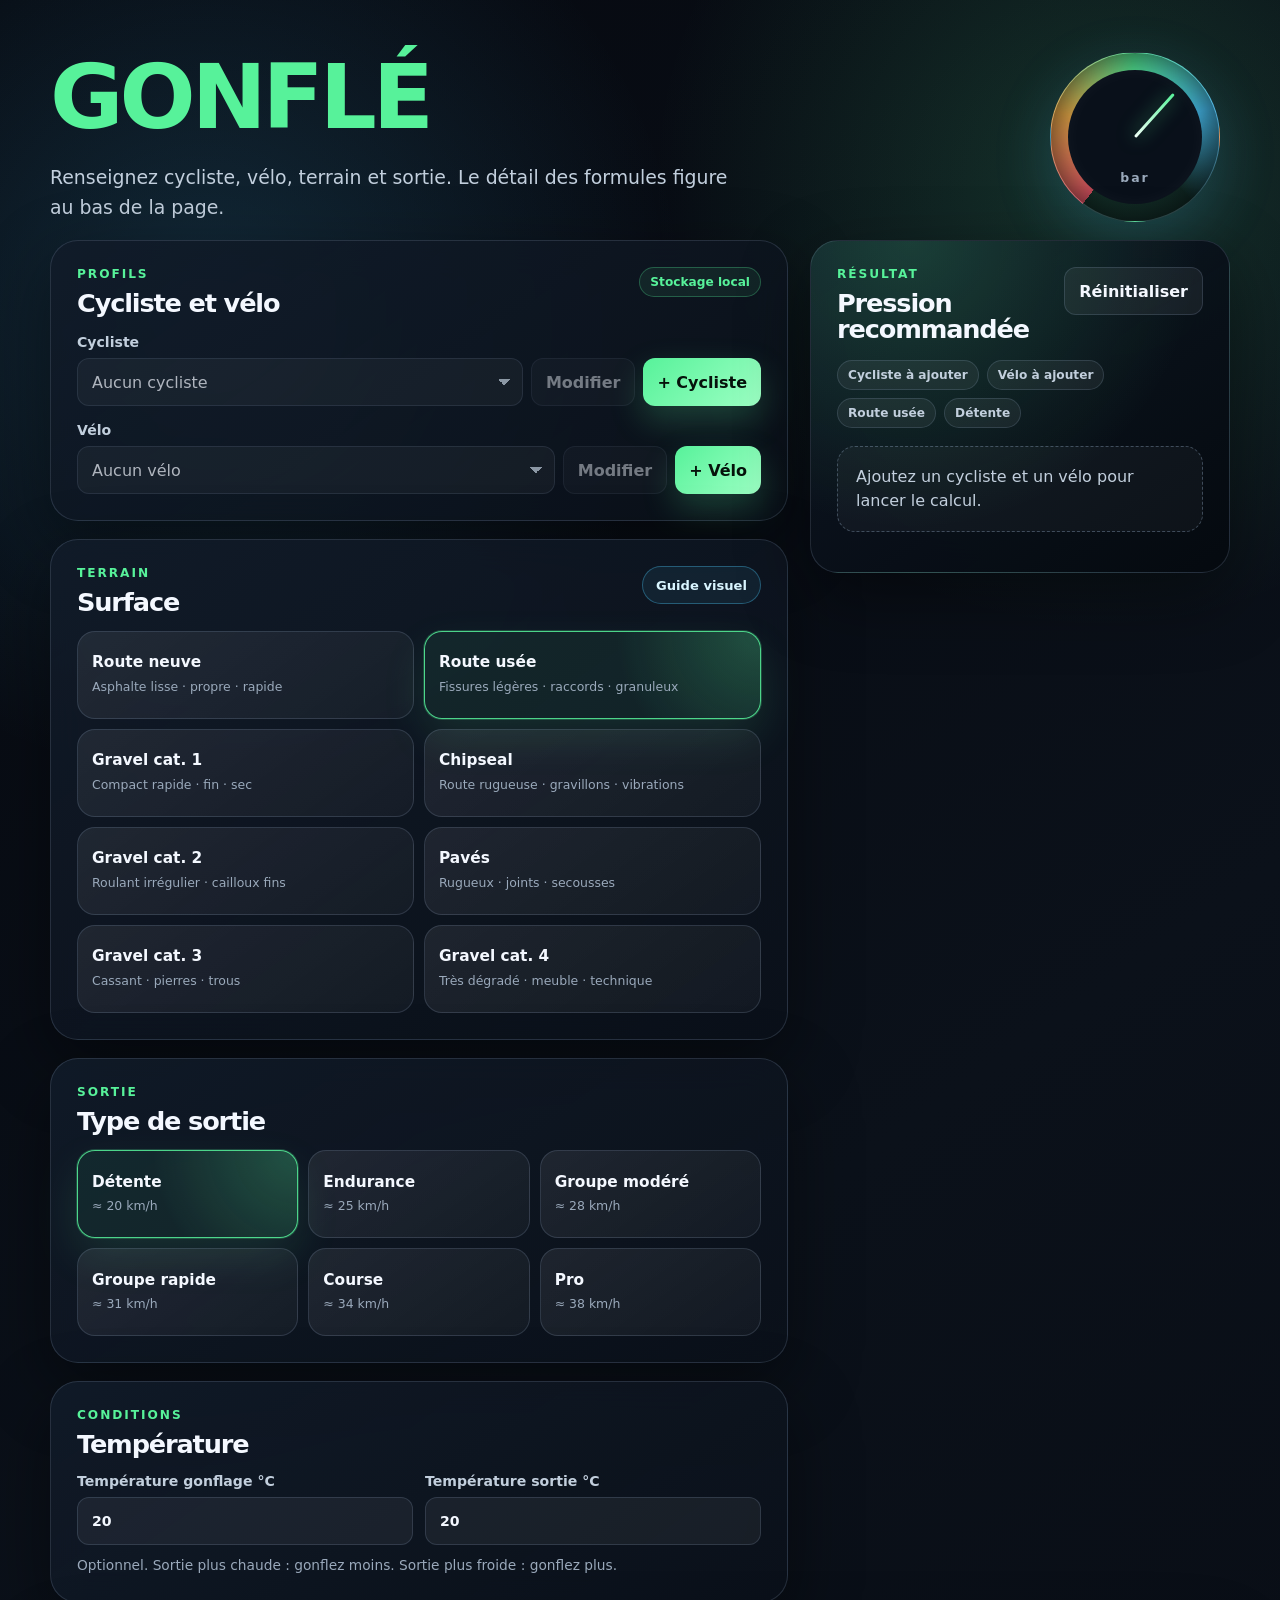
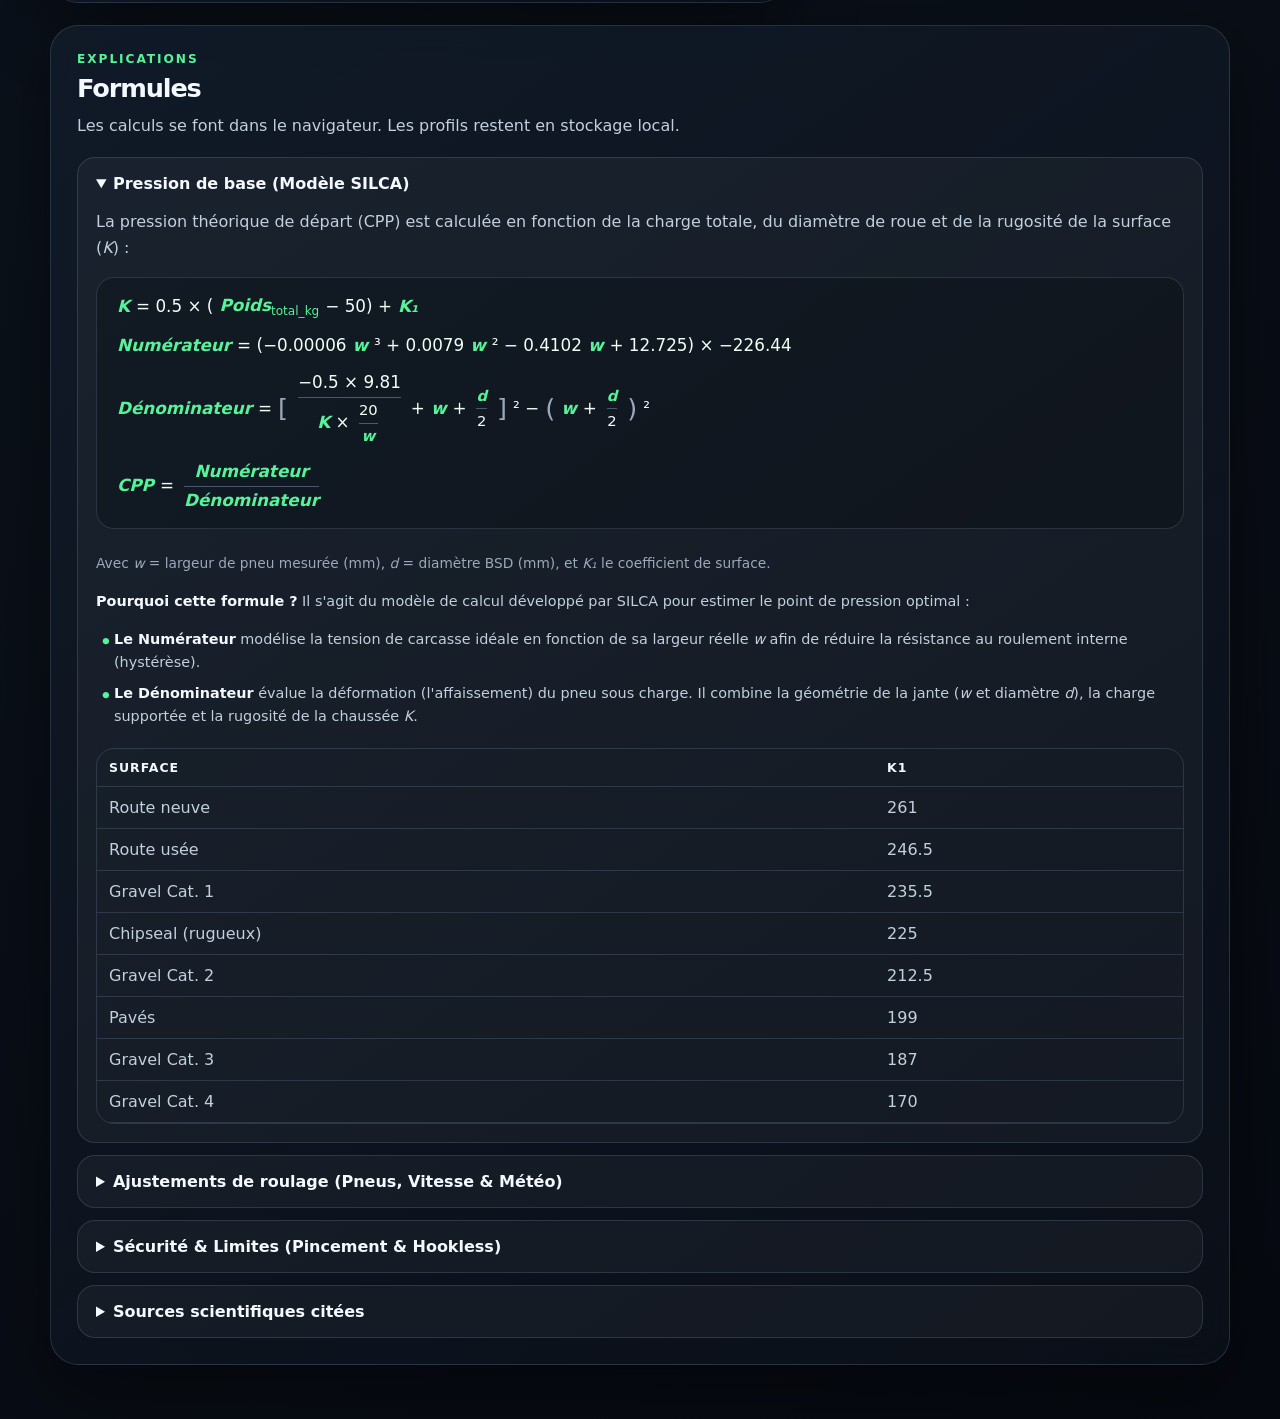
<file: index.html>
<!doctype html>
<html lang="fr">
<head>
  <meta charset="utf-8">
  <meta name="viewport" content="width=device-width, initial-scale=1">
  <meta name="theme-color" content="#080d14">
  <title>Gonflé</title>
  <meta name="description" content="Calculateur de pression pneus vélo avec profils.">
  <link rel="stylesheet" href="styles.css">
  <script defer src="app.js"></script>
</head>
<body>
  <div class="app-shell">
    <header class="hero">
      <div>
        <h1 class="eyebrow">Gonflé</h1>
        <p class="hero-copy">Renseignez cycliste, vélo, terrain et sortie. Le détail des formules figure au bas de la page.</p>
      </div>
      <div class="hero-meter" aria-hidden="true">
        <span class="meter-ring"></span>
        <span class="meter-needle"></span>
        <span class="meter-label">bar</span>
      </div>
    </header>

    <main class="layout">
      <section class="control-stack" aria-label="Paramètres du calculateur">
        <article class="panel profile-panel">
          <div class="panel-heading">
            <div>
              <p class="section-kicker">Profils</p>
              <h2>Cycliste et vélo</h2>
            </div>
            <span class="privacy-chip">Stockage local</span>
          </div>

          <div class="profile-grid">
            <div class="field-block">
              <label for="riderSelect">Cycliste</label>
              <div class="select-actions">
                <select id="riderSelect"></select>
                <button class="icon-button" type="button" id="editRiderButton" aria-label="Modifier le cycliste sélectionné">Modifier</button>
                <button class="primary-small" type="button" id="addRiderButton">+ Cycliste</button>
              </div>
            </div>

            <div class="field-block">
              <label for="bikeSelect">Vélo</label>
              <div class="select-actions">
                <select id="bikeSelect"></select>
                <button class="icon-button" type="button" id="editBikeButton" aria-label="Modifier le vélo sélectionné">Modifier</button>
                <button class="primary-small" type="button" id="addBikeButton">+ Vélo</button>
              </div>
            </div>
          </div>
        </article>

        <article class="panel">
          <div class="panel-heading compact-heading">
            <div>
              <p class="section-kicker">Terrain</p>
              <h2>Surface</h2>
            </div>
            <button class="guide-link" type="button" id="openSurfaceGuideButton">Guide visuel</button>
          </div>
          <div class="choice-grid surface-grid" id="surfaceGrid" role="list"></div>
        </article>

        <article class="panel">
          <div class="panel-heading compact-heading">
            <div>
              <p class="section-kicker">Sortie</p>
              <h2>Type de sortie</h2>
            </div>
          </div>
          <div class="choice-grid ride-grid" id="rideGrid" role="list"></div>
        </article>

        <article class="panel">
          <div class="panel-heading compact-heading">
            <div>
              <p class="section-kicker">Conditions</p>
              <h2>Température</h2>
            </div>
          </div>
          <div class="condition-grid">
            <label>Température gonflage °C
              <input id="inflationTemp" type="number" inputmode="decimal" min="-20" max="60" step="1">
            </label>
            <label>Température sortie °C
              <input id="rideTemp" type="number" inputmode="decimal" min="-20" max="60" step="1">
            </label>
          </div>
          <p class="field-help">Optionnel. Sortie plus chaude : gonflez moins. Sortie plus froide : gonflez plus.</p>
        </article>
      </section>

      <aside class="result-panel" aria-live="polite">
        <div class="result-card">
          <div class="result-heading">
            <div>
              <p class="section-kicker">Résultat</p>
              <h2>Pression recommandée</h2>
            </div>
            <button class="ghost-button" type="button" id="resetButton">Réinitialiser</button>
          </div>

          <div class="selection-summary" id="selectionSummary"></div>

          <div class="empty-state" id="emptyState">
            <p>Ajoutez un cycliste et un vélo pour lancer le calcul.</p>
          </div>

          <div class="pressure-results is-hidden" id="pressureResults">
            <div class="pressure-tile front-tile">
              <div class="tile-topline">
                <span>Avant</span>
                <span id="frontPsi" class="secondary-pressure">-- PSI</span>
              </div>
              <strong id="frontBar">--</strong>
              <span class="unit">bar</span>
              <div class="gauge-track"><span id="frontGauge" class="gauge-fill"></span></div>
            </div>

            <div class="pressure-tile rear-tile">
              <div class="tile-topline">
                <span>Arrière</span>
                <span id="rearPsi" class="secondary-pressure">-- PSI</span>
              </div>
              <strong id="rearBar">--</strong>
              <span class="unit">bar</span>
              <div class="gauge-track"><span id="rearGauge" class="gauge-fill"></span></div>
            </div>
          </div>

          <div class="alerts" id="alerts"></div>

          <button class="copy-button is-hidden" type="button" id="copyButton">Copier les pressions</button>
        </div>
      </aside>
    </main>

    <section class="formula-section" aria-label="Explication transparente des calculs">
      <div class="formula-intro">
        <p class="section-kicker">Explications</p>
        <h2>Formules</h2>
        <p>Les calculs se font dans le navigateur. Les profils restent en stockage local.</p>
      </div>

      <div class="details-grid">
        <details open>
          <summary>Pression de base (Modèle SILCA)</summary>
          <div class="details-body">
            <p>La pression théorique de départ (CPP) est calculée en fonction de la charge totale, du diamètre de roue et de la rugosité de la surface (<var>K</var>) :</p>
            <div class="math-block">
              <div class="math-expr">
                <var>K</var> = 0.5 × (<var>Poids<sub>total_kg</sub></var> − 50) + <var>K₁</var>
              </div>
              <div class="math-expr">
                <var>Numérateur</var> = (−0.00006<var>w</var>³ + 0.0079<var>w</var>² − 0.4102<var>w</var> + 12.725) × −226.44
              </div>
              <div class="math-expr">
                <var>Dénominateur</var> =
                <span class="math-bracket">[</span>
                <div class="math-fraction">
                  <span class="math-numerator">−0.5 × 9.81</span>
                  <span class="math-denominator">
                    <var>K</var> ×
                    <div class="math-fraction inline-frac">
                      <span class="math-numerator">20</span>
                      <span class="math-denominator"><var>w</var></span>
                    </div>
                  </span>
                </div>
                + <var>w</var> +
                <div class="math-fraction inline-frac">
                  <span class="math-numerator"><var>d</var></span>
                  <span class="math-denominator">2</span>
                </div>
                <span class="math-bracket">]</span>²
                −
                <span class="math-bracket">(</span>
                <var>w</var> +
                <div class="math-fraction inline-frac">
                  <span class="math-numerator"><var>d</var></span>
                  <span class="math-denominator">2</span>
                </div>
                <span class="math-bracket">)</span>²
              </div>
              <div class="math-expr">
                <var>CPP</var> =
                <div class="math-fraction">
                  <span class="math-numerator"><var>Numérateur</var></span>
                  <span class="math-denominator"><var>Dénominateur</var></span>
                </div>
              </div>
            </div>
            <p class="field-help">Avec <var>w</var> = largeur de pneu mesurée (mm), <var>d</var> = diamètre BSD (mm), et <var>K₁</var> le coefficient de surface.</p>
            <div class="cpp-explanation">
              <p><strong>Pourquoi cette formule ?</strong> Il s'agit du modèle de calcul développé par SILCA pour estimer le point de pression optimal :</p>
              <ul>
                <li><strong>Le Numérateur</strong> modélise la tension de carcasse idéale en fonction de sa largeur réelle <var>w</var> afin de réduire la résistance au roulement interne (hystérèse).</li>
                <li><strong>Le Dénominateur</strong> évalue la déformation (l'affaissement) du pneu sous charge. Il combine la géométrie de la jante (<var>w</var> et diamètre <var>d</var>), la charge supportée et la rugosité de la chaussée <var>K</var>.</li>
              </ul>
            </div>
            <div class="table-wrap">
              <table>
                <thead>
                  <tr><th>Surface</th><th>K1</th></tr>
                </thead>
                <tbody>
                  <tr><td>Route neuve</td><td>261</td></tr>
                  <tr><td>Route usée</td><td>246.5</td></tr>
                  <tr><td>Gravel Cat. 1</td><td>235.5</td></tr>
                  <tr><td>Chipseal (rugueux)</td><td>225</td></tr>
                  <tr><td>Gravel Cat. 2</td><td>212.5</td></tr>
                  <tr><td>Pavés</td><td>199</td></tr>
                  <tr><td>Gravel Cat. 3</td><td>187</td></tr>
                  <tr><td>Gravel Cat. 4</td><td>170</td></tr>
                </tbody>
              </table>
            </div>
          </div>
        </details>

        <details>
          <summary>Ajustements de roulage (Pneus, Vitesse & Météo)</summary>
          <div class="details-body">
            <p>La pression cible est ensuite modulée selon les coefficients de vitesse, de répartition de charge et de carcasse :</p>
            <div class="math-block">
              <div class="math-expr">
                <var>P<sub>cible</sub></var> = <var>CPP</var> × <var>C<sub>vitesse</sub></var> × <var>C<sub>répartition</sub></var> × <var>C<sub>pneu</sub></var>
              </div>
              <div class="math-expr">
                <var>C<sub>vitesse</sub></var> = 0.97 +
                <div class="math-fraction">
                  <span class="math-numerator">(<var>v<sub>mph</sub></var> − 10) × 0.06</span>
                  <span class="math-denominator">23</span>
                </div>
              </div>
            </div>
            <div class="table-wrap">
              <table>
                <thead>
                  <tr><th>Répartition</th><th>Avant</th><th>Arrière</th><th>Type de pneu</th><th>Coeff.</th></tr>
                </thead>
                <tbody>
                  <tr><td>50/50 CLM / Piste</td><td>1.0</td><td>1.0</td><td>Haut rendement (Tubeless/Latex)</td><td>1.0</td></tr>
                  <tr><td>48/52 Route</td><td>0.985</td><td>1.01</td><td>Haut rendement (TPU léger) <span class="secondary-pressure">−10%</span></td><td>0.90</td></tr>
                  <tr><td>47/53 Gravel</td><td>0.975</td><td>1.02</td><td>Standard souple (Tubeless/Latex)</td><td>0.97</td></tr>
                  <tr><td>46.5/53.5 VTT</td><td>0.97</td><td>1.03</td><td>Standard souple (TPU) <span class="secondary-pressure">−10%</span></td><td>0.873</td></tr>
                  <tr><td colspan="3"></td><td>Standard (Butyl classique)</td><td>0.94</td></tr>
                  <tr><td colspan="3"></td><td>Renforcé anti-crevaison</td><td>0.91</td></tr>
                </tbody>
              </table>
            </div>

            <p><strong>Correction Température :</strong> La pression recommandée s'adapte à l'écart de température entre le gonflage et la sortie :</p>
            <div class="math-block">
              <div class="math-expr">
                <var>ΔP<sub>temp</sub></var> =
                <div class="math-fraction">
                  <span class="math-numerator">(<var>T<sub>sortie</sub></var> − <var>T<sub>gonflage</sub></var>) × 3</span>
                  <span class="math-denominator">10</span>
                </div>
                PSI
              </div>
              <div class="math-expr">
                <var>P<sub>recommandée</sub></var> = <var>P<sub>cible</sub></var> − <var>ΔP<sub>temp</sub></var>
              </div>
            </div>
            <p class="field-help"><strong>Exemple pratique en Suisse romande :</strong> Vous préparez votre vélo à la cave à Lausanne à 14 °C, mais roulez l'après-midi au soleil en Valais ou au bord du lac Léman à 24 °C. L'air se dilatant avec la hausse de $+10$ °C, la formule retranche 3 PSI (environ 0.2 bar) au gonflage pour atteindre la pression idéale sur la route.</p>
          </div>
        </details>

        <details>
          <summary>Sécurité & Limites (Pincement & Hookless)</summary>
          <div class="details-body">
            <p><strong>Risque de pincement (Pinch Flat) :</strong> L'application compare l'énergie cinétique du choc avec l'énergie de déformation du pneu :</p>
            <div class="math-block">
              <div class="math-expr">
                <var>KE</var> = 0.5 × <var>m<sub>total</sub></var> × <var>v<sub>m/s</sub></var>²
              </div>
              <div class="math-expr">
                <var>RE</var> = 0.5 × (0.8<var>w</var>) × <span class="math-sqrt">√</span><span class="math-sqrt-content"><var>K</var>² − (0.8<var>w</var>)²</span>
              </div>
              <div class="math-expr">
                <var>PF</var> = 2 × <var>RE</var> − <var>KE</var>
              </div>
            </div>
            <p class="field-help">Si <var>PF</var> est négatif, un risque de pincement est identifié. L'application propose alors une largeur recommandée minimale et des pressions de secours.</p>

            <p><strong>Limites Hookless (jantes sans crochets) :</strong> La pression maximale recommandée est bridée à <strong>70 PSI (4.8 bar)</strong> par mesure de précaution (selon l'ISO 5775) pour prévenir tout risque de déjantage accidentel.</p>
          </div>
        </details>

        <details>
          <summary>Sources scientifiques citées</summary>
          <div class="details-body">
            <p>Les modèles physiques et les ajustements s'appuient sur les publications suivantes :</p>
            <ul class="source-list">
              <li><a href="https://www.renehersecycles.com/tires-and-pressure-new-research-and-what-it-means/" target="_blank" rel="noopener">Rene Herse Cycles</a> — Recherche sur la pression et l'impédance de roulement.</li>
              <li><a href="https://silca.cc/blogs/silca/part-4a-rolling-resistance-the-history-and-previous-works" target="_blank" rel="noopener">SILCA</a> — Pression critique et pertes par hystérèse / vibrations.</li>
              <li><a href="https://psicling.com/en/" target="_blank" rel="noopener">PsiCling</a> — Physique et thermodynamique des pneumatiques.</li>
              <li><a href="https://www.bicyclerollingresistance.com/specials/tubolito" target="_blank" rel="noopener">Bicycle Rolling Resistance</a> — Tests et rendement des chambres TPU.</li>
            </ul>
          </div>
        </details>
      </div>
    </section>
  </div>

  <dialog class="dialog" id="riderDialog" aria-labelledby="riderDialogTitle">
    <form class="dialog-card" id="riderForm">
      <div class="dialog-heading">
        <div>
          <p class="section-kicker">Profil cycliste</p>
          <h2 id="riderDialogTitle">Ajouter un cycliste</h2>
        </div>
        <button type="button" class="close-button" data-close-dialog="riderDialog" aria-label="Fermer">×</button>
      </div>
      <input type="hidden" id="riderId">
      <label>Nom
        <input id="riderName" type="text" autocomplete="name" required maxlength="40" placeholder="Ex. Jacqueline">
      </label>
      <label>Poids cycliste kg
        <input id="riderWeight" type="number" inputmode="decimal" min="20" max="200" step="0.1" required placeholder="Ex. 77">
      </label>
      <div class="dialog-actions">
        <button type="button" class="danger-button" id="deleteRiderButton">Supprimer</button>
        <button type="button" class="ghost-button" data-close-dialog="riderDialog">Annuler</button>
        <button type="submit" class="primary-button">Enregistrer</button>
      </div>
    </form>
  </dialog>

  <dialog class="dialog" id="bikeDialog" aria-labelledby="bikeDialogTitle">
    <form class="dialog-card" id="bikeForm">
      <div class="dialog-heading">
        <div>
          <p class="section-kicker">Profil vélo</p>
          <h2 id="bikeDialogTitle">Ajouter un vélo</h2>
        </div>
        <button type="button" class="close-button" data-close-dialog="bikeDialog" aria-label="Fermer">×</button>
      </div>
      <input type="hidden" id="bikeId">
      <label>Nom du vélo
        <input id="bikeName" type="text" required maxlength="40" placeholder="Ex. Gravel titane">
      </label>
      <label>Poids vélo + équipement kg
        <input id="bikeWeight" type="number" inputmode="decimal" min="3" max="60" step="0.1" required placeholder="Ex. 9">
      </label>
      <label>Largeur pneu mesurée mm
        <input id="bikeTireWidth" type="number" inputmode="numeric" min="20" max="65" step="1" required placeholder="Ex. 45">
      </label>
      <label>Diamètre de roue
        <select id="bikeWheelDiameter" required></select>
      </label>
      <label>Répartition du poids
        <select id="bikeWeightDistribution" required aria-describedby="weightDistributionHelp"></select>
      </label>
      <p class="field-help" id="weightDistributionHelp">Ce choix décrit la charge avant/arrière. Par défaut : 48/52 · Route. 50/50 pour tri/CLM/piste, 47/53 pour gravel ou position redressée, 46.5/53.5 pour VTT.</p>
      <label>Type de pneu
        <select id="bikeTireType" required></select>
      </label>
      <p class="field-help">Choisissez “haut rendement” pour un pneu course souple, “standard souple” pour un pneu courant, “renforcé” pour un pneu très protégé.</p>
      <div class="dialog-actions">
        <button type="button" class="danger-button" id="deleteBikeButton">Supprimer</button>
        <button type="button" class="ghost-button" data-close-dialog="bikeDialog">Annuler</button>
        <button type="submit" class="primary-button">Enregistrer</button>
      </div>
    </form>
  </dialog>

  <dialog class="dialog guide-dialog" id="surfaceGuideDialog" aria-labelledby="surfaceGuideDialogTitle">
    <div class="dialog-card guide-dialog-card">
      <div class="dialog-heading">
        <div>
          <p class="section-kicker">Terrain</p>
          <h2 id="surfaceGuideDialogTitle">Guide des surfaces</h2>
        </div>
        <button type="button" class="close-button" data-close-dialog="surfaceGuideDialog" aria-label="Fermer">×</button>
      </div>
      <img
        class="guide-image"
        src="assets/surface-conditions.webp"
        alt="Guide visuel des conditions de surface pour choisir le terrain"
        width="1600"
        height="900"
        decoding="async"
      >
    </div>
  </dialog>
</body>
</html>
</file>
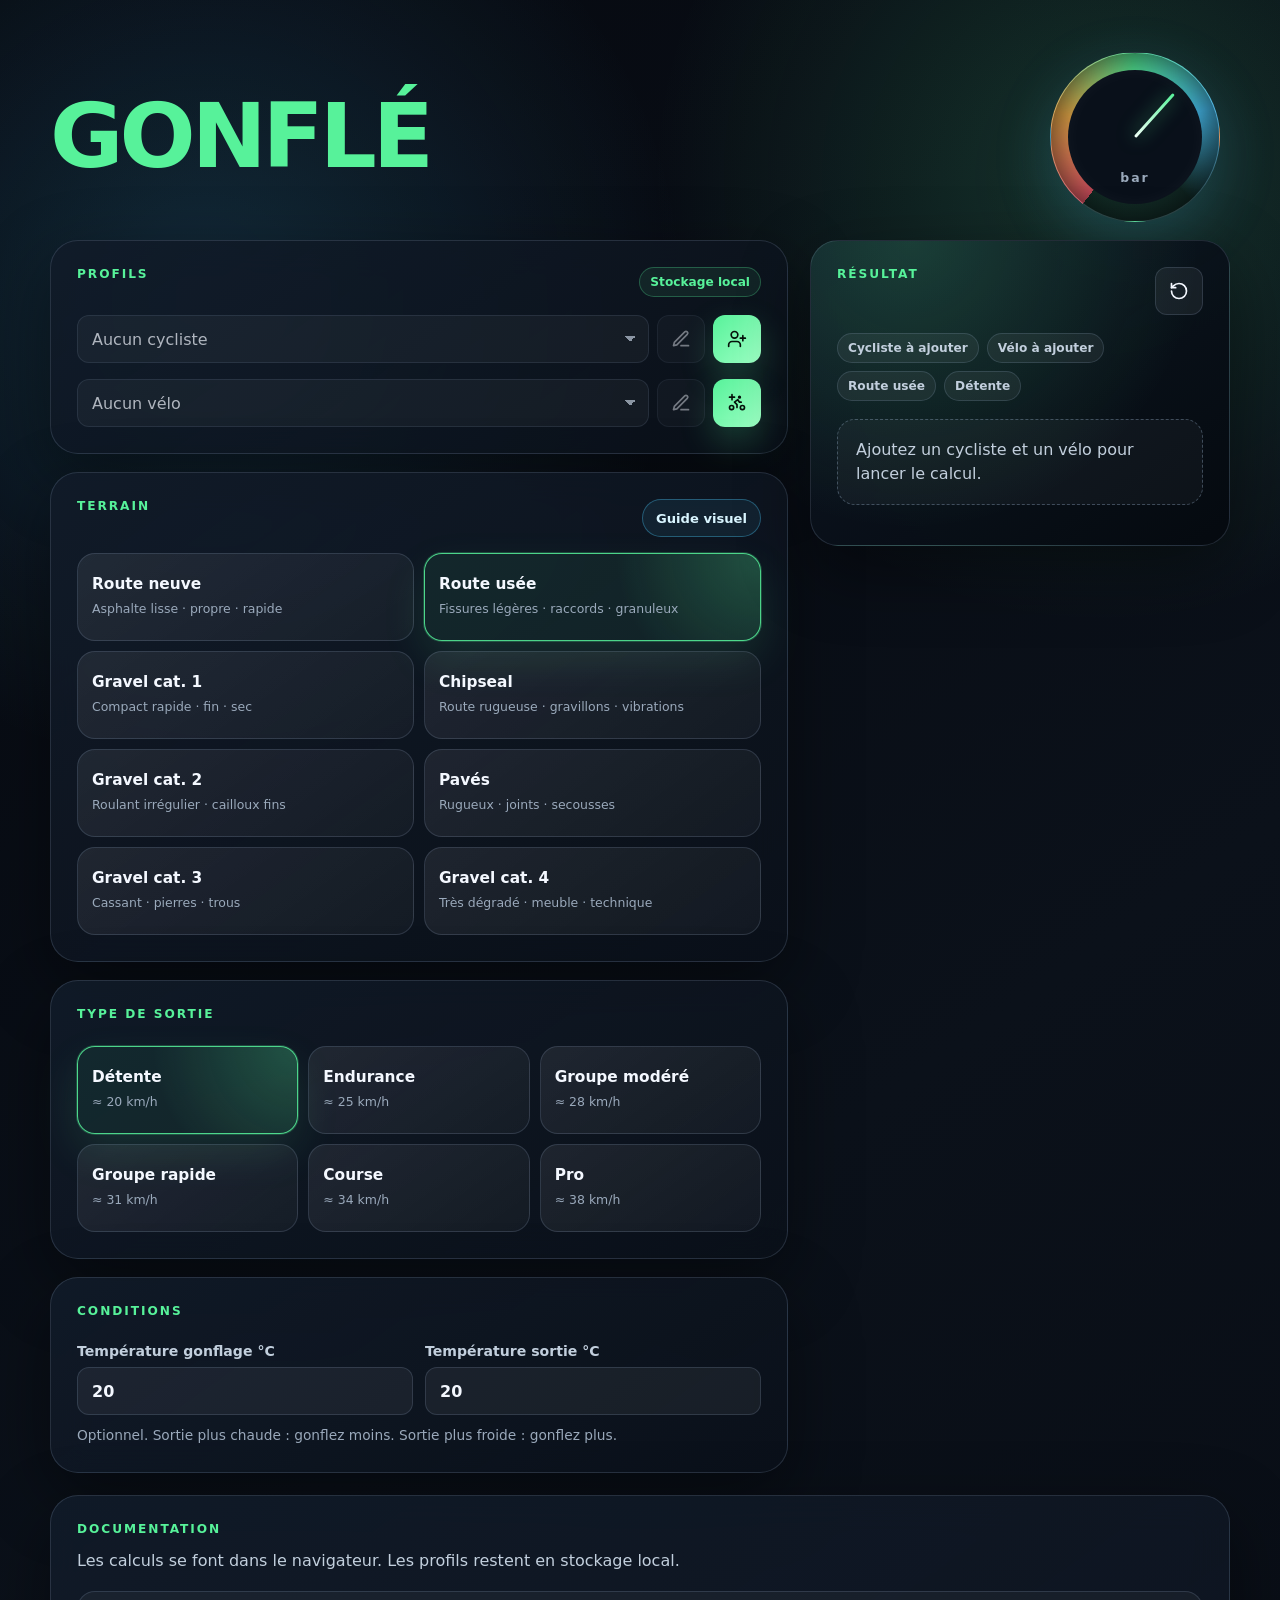
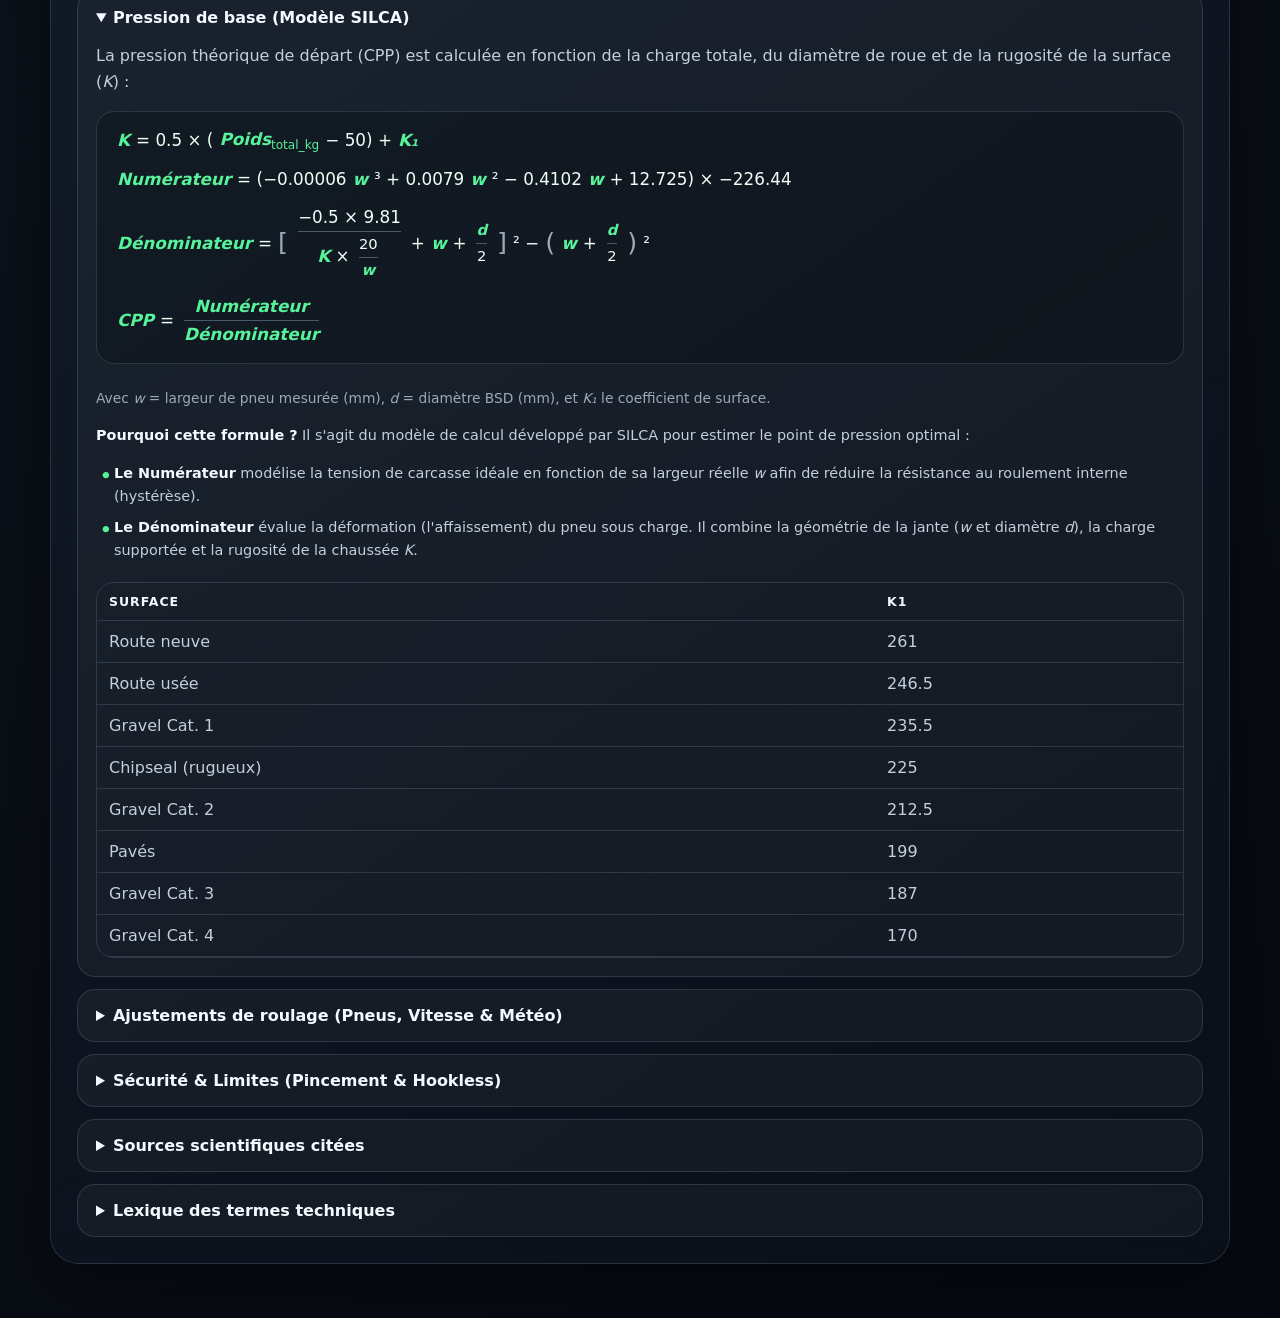
<file: docs/index.html>
<!doctype html>
<html lang="fr">
<head>
  <meta charset="utf-8">
  <meta name="viewport" content="width=device-width, initial-scale=1">
  <meta name="theme-color" content="#080d14">
  <title>Gonflé</title>
  <meta name="description" content="Calculateur de pression pneus vélo avec profils.">
  <link rel="manifest" href="manifest.json">
  <link rel="apple-touch-icon" href="assets/apple-touch-icon.png">
  <link rel="icon" type="image/png" sizes="192x192" href="assets/icon-192.png">
  <link rel="stylesheet" href="styles.css">
  <script defer src="app.js"></script>
</head>
<body>
  <div class="app-shell">
    <header class="hero">
      <div>
        <h1 class="eyebrow">Gonflé</h1>
      </div>
      <div class="hero-meter" aria-hidden="true">
        <span class="meter-ring"></span>
        <span class="meter-needle"></span>
        <span class="meter-label">bar</span>
      </div>
    </header>

    <main class="layout">
      <section class="control-stack" aria-label="Paramètres du calculateur">
        <article class="panel profile-panel">
          <div class="panel-heading">
            <div>
              <p class="section-kicker">Profils</p>
            </div>
            <span class="privacy-chip">Stockage local</span>
          </div>

          <div class="profile-grid">
            <div class="field-block">
              <div class="select-actions">
                <select id="riderSelect" aria-label="Cycliste" disabled><option value="">Aucun cycliste</option></select>
                <button class="icon-button" type="button" id="editRiderButton" aria-label="Modifier le cycliste sélectionné" title="Modifier le cycliste sélectionné">
                  <svg width="20" height="20" viewBox="0 0 24 24" fill="none" stroke="currentColor" stroke-width="2" stroke-linecap="round" stroke-linejoin="round" aria-hidden="true">
                    <path d="M12 20h9"></path>
                    <path d="M16.5 3.5a2.12 2.12 0 0 1 3 3L7 19l-4 1 1-4Z"></path>
                  </svg>
                </button>
                <button class="primary-small" type="button" id="addRiderButton" aria-label="Ajouter un cycliste" title="Ajouter un cycliste">
                  <svg width="20" height="20" viewBox="0 0 24 24" fill="none" stroke="currentColor" stroke-width="2" stroke-linecap="round" stroke-linejoin="round" aria-hidden="true">
                    <path d="M16 21v-2a4 4 0 0 0-4-4H6a4 4 0 0 0-4 4v2"></path>
                    <circle cx="9" cy="7" r="4"></circle>
                    <line x1="19" y1="8" x2="19" y2="14"></line>
                    <line x1="16" y1="11" x2="22" y2="11"></line>
                  </svg>
                </button>
              </div>
            </div>

            <div class="field-block">
              <div class="select-actions">
                <select id="bikeSelect" aria-label="Vélo" disabled><option value="">Aucun vélo</option></select>
                <button class="icon-button" type="button" id="editBikeButton" aria-label="Modifier le vélo sélectionné" title="Modifier le vélo sélectionné">
                  <svg width="20" height="20" viewBox="0 0 24 24" fill="none" stroke="currentColor" stroke-width="2" stroke-linecap="round" stroke-linejoin="round" aria-hidden="true">
                    <path d="M12 20h9"></path>
                    <path d="M16.5 3.5a2.12 2.12 0 0 1 3 3L7 19l-4 1 1-4Z"></path>
                  </svg>
                </button>
                <button class="primary-small" type="button" id="addBikeButton" aria-label="Ajouter un vélo" title="Ajouter un vélo">
                  <svg width="20" height="20" viewBox="0 0 24 24" fill="none" stroke="currentColor" stroke-width="2" stroke-linecap="round" stroke-linejoin="round" aria-hidden="true">
                    <circle cx="18.5" cy="17.5" r="2.5"></circle>
                    <circle cx="5.5" cy="17.5" r="2.5"></circle>
                    <circle cx="15" cy="5" r="1"></circle>
                    <path d="M12 17.5V14l-3-3 4-3 2 3h2"></path>
                    <line x1="3" y1="5" x2="9" y2="5"></line>
                    <line x1="6" y1="2" x2="6" y2="8"></line>
                  </svg>
                </button>
              </div>
            </div>
          </div>
        </article>

        <article class="panel">
          <div class="panel-heading compact-heading">
            <div>
              <p class="section-kicker">Terrain</p>
            </div>
            <button class="guide-link" type="button" id="openSurfaceGuideButton">Guide visuel</button>
          </div>
          <div class="choice-grid surface-grid" id="surfaceGrid">
            <button type="button" class="choice-card" aria-pressed="false">
              <strong>Route neuve</strong>
              <span>Asphalte lisse · propre · rapide</span>
            </button>
            <button type="button" class="choice-card is-active" aria-pressed="true">
              <strong>Route usée</strong>
              <span>Fissures légères · raccords · granuleux</span>
            </button>
            <button type="button" class="choice-card" aria-pressed="false">
              <strong>Gravel cat. 1</strong>
              <span>Compact rapide · fin · sec</span>
            </button>
            <button type="button" class="choice-card" aria-pressed="false">
              <strong>Chipseal</strong>
              <span>Route rugueuse · gravillons · vibrations</span>
            </button>
            <button type="button" class="choice-card" aria-pressed="false">
              <strong>Gravel cat. 2</strong>
              <span>Roulant irrégulier · cailloux fins</span>
            </button>
            <button type="button" class="choice-card" aria-pressed="false">
              <strong>Pavés</strong>
              <span>Rugueux · joints · secousses</span>
            </button>
            <button type="button" class="choice-card" aria-pressed="false">
              <strong>Gravel cat. 3</strong>
              <span>Cassant · pierres · trous</span>
            </button>
            <button type="button" class="choice-card" aria-pressed="false">
              <strong>Gravel cat. 4</strong>
              <span>Très dégradé · meuble · technique</span>
            </button>
          </div>
        </article>

        <article class="panel">
          <div class="panel-heading compact-heading">
            <div>
              <p class="section-kicker">Type de sortie</p>
            </div>
          </div>
          <div class="choice-grid ride-grid" id="rideGrid">
            <button type="button" class="choice-card is-active" aria-pressed="true">
              <strong>Détente</strong>
              <span>≈ 20 km/h</span>
            </button>
            <button type="button" class="choice-card" aria-pressed="false">
              <strong>Endurance</strong>
              <span>≈ 25 km/h</span>
            </button>
            <button type="button" class="choice-card" aria-pressed="false">
              <strong>Groupe modéré</strong>
              <span>≈ 28 km/h</span>
            </button>
            <button type="button" class="choice-card" aria-pressed="false">
              <strong>Groupe rapide</strong>
              <span>≈ 31 km/h</span>
            </button>
            <button type="button" class="choice-card" aria-pressed="false">
              <strong>Course</strong>
              <span>≈ 34 km/h</span>
            </button>
            <button type="button" class="choice-card" aria-pressed="false">
              <strong>Pro</strong>
              <span>≈ 38 km/h</span>
            </button>
          </div>
        </article>

        <article class="panel">
          <div class="panel-heading compact-heading">
            <div>
              <p class="section-kicker">Conditions</p>
            </div>
          </div>
          <div class="condition-grid">
            <label for="inflationTemp">Température gonflage °C
              <input id="inflationTemp" type="number" inputmode="decimal" min="-20" max="60" step="1">
            </label>
            <label for="rideTemp">Température sortie °C
              <input id="rideTemp" type="number" inputmode="decimal" min="-20" max="60" step="1">
            </label>
          </div>
          <p class="field-help">Optionnel. Sortie plus chaude : gonflez moins. Sortie plus froide : gonflez plus.</p>
        </article>
      </section>

      <aside class="result-panel" aria-live="polite">
        <div class="result-card">
          <div class="result-heading">
            <div>
              <p class="section-kicker">Résultat</p>
            </div>
            <button class="ghost-button" type="button" id="resetButton" aria-label="Réinitialiser les paramètres" title="Réinitialiser les paramètres">
              <svg width="20" height="20" viewBox="0 0 24 24" fill="none" stroke="currentColor" stroke-width="2" stroke-linecap="round" stroke-linejoin="round" aria-hidden="true">
                <path d="M3 12a9 9 0 1 0 9-9 9.75 9.75 0 0 0-6.74 2.74L3 8"></path>
                <path d="M3 3v5h5"></path>
              </svg>
            </button>
          </div>

          <div class="selection-summary" id="selectionSummary">
            <span class="summary-chip">Cycliste à ajouter</span>
            <span class="summary-chip">Vélo à ajouter</span>
            <span class="summary-chip">Route usée</span>
            <span class="summary-chip">Détente</span>
          </div>

          <div class="empty-state" id="emptyState">
            <p>Ajoutez un cycliste et un vélo pour lancer le calcul.</p>
          </div>

          <div class="pressure-results is-hidden" id="pressureResults">
            <div class="pressure-tile front-tile">
              <div class="tile-topline">
                <span>Avant</span>
                <span id="frontPsi" class="secondary-pressure">-- PSI</span>
              </div>
              <strong id="frontBar">--</strong>
              <span class="unit">bar</span>
              <div class="gauge-track"><span id="frontGauge" class="gauge-fill"></span></div>
            </div>

            <div class="pressure-tile rear-tile">
              <div class="tile-topline">
                <span>Arrière</span>
                <span id="rearPsi" class="secondary-pressure">-- PSI</span>
              </div>
              <strong id="rearBar">--</strong>
              <span class="unit">bar</span>
              <div class="gauge-track"><span id="rearGauge" class="gauge-fill"></span></div>
            </div>
          </div>

          <div class="alerts" id="alerts"></div>

          <button class="copy-button is-hidden" type="button" id="copyButton">Copier les pressions</button>
        </div>
      </aside>
    </main>

    <section class="formula-section" aria-label="Explication transparente des calculs">
      <div class="formula-intro">
        <p class="section-kicker">Documentation</p>
        <p>Les calculs se font dans le navigateur. Les profils restent en stockage local.</p>
      </div>

      <div class="details-grid">
        <details open>
          <summary>Pression de base (Modèle SILCA)</summary>
          <div class="details-body">
            <p>La pression théorique de départ (CPP) est calculée en fonction de la charge totale, du diamètre de roue et de la rugosité de la surface (<var>K</var>) :</p>
            <div class="math-block">
              <div class="math-expr">
                <var>K</var> = 0.5 × (<var>Poids<sub>total_kg</sub></var> − 50) + <var>K₁</var>
              </div>
              <div class="math-expr">
                <var>Numérateur</var> = (−0.00006<var>w</var>³ + 0.0079<var>w</var>² − 0.4102<var>w</var> + 12.725) × −226.44
              </div>
              <div class="math-expr">
                <var>Dénominateur</var> =
                <span class="math-bracket">[</span>
                <div class="math-fraction">
                  <span class="math-numerator">−0.5 × 9.81</span>
                  <span class="math-denominator">
                    <var>K</var> ×
                    <div class="math-fraction inline-frac">
                      <span class="math-numerator">20</span>
                      <span class="math-denominator"><var>w</var></span>
                    </div>
                  </span>
                </div>
                + <var>w</var> +
                <div class="math-fraction inline-frac">
                  <span class="math-numerator"><var>d</var></span>
                  <span class="math-denominator">2</span>
                </div>
                <span class="math-bracket">]</span>²
                −
                <span class="math-bracket">(</span>
                <var>w</var> +
                <div class="math-fraction inline-frac">
                  <span class="math-numerator"><var>d</var></span>
                  <span class="math-denominator">2</span>
                </div>
                <span class="math-bracket">)</span>²
              </div>
              <div class="math-expr">
                <var>CPP</var> =
                <div class="math-fraction">
                  <span class="math-numerator"><var>Numérateur</var></span>
                  <span class="math-denominator"><var>Dénominateur</var></span>
                </div>
              </div>
            </div>
            <p class="field-help">Avec <var>w</var> = largeur de pneu mesurée (mm), <var>d</var> = diamètre BSD (mm), et <var>K₁</var> le coefficient de surface.</p>
            <div class="cpp-explanation">
              <p><strong>Pourquoi cette formule ?</strong> Il s'agit du modèle de calcul développé par SILCA pour estimer le point de pression optimal :</p>
              <ul>
                <li><strong>Le Numérateur</strong> modélise la tension de carcasse idéale en fonction de sa largeur réelle <var>w</var> afin de réduire la résistance au roulement interne (hystérèse).</li>
                <li><strong>Le Dénominateur</strong> évalue la déformation (l'affaissement) du pneu sous charge. Il combine la géométrie de la jante (<var>w</var> et diamètre <var>d</var>), la charge supportée et la rugosité de la chaussée <var>K</var>.</li>
              </ul>
            </div>
            <div class="table-wrap">
              <table>
                <thead>
                  <tr><th>Surface</th><th>K1</th></tr>
                </thead>
                <tbody>
                  <tr><td>Route neuve</td><td>261</td></tr>
                  <tr><td>Route usée</td><td>246.5</td></tr>
                  <tr><td>Gravel Cat. 1</td><td>235.5</td></tr>
                  <tr><td>Chipseal (rugueux)</td><td>225</td></tr>
                  <tr><td>Gravel Cat. 2</td><td>212.5</td></tr>
                  <tr><td>Pavés</td><td>199</td></tr>
                  <tr><td>Gravel Cat. 3</td><td>187</td></tr>
                  <tr><td>Gravel Cat. 4</td><td>170</td></tr>
                </tbody>
              </table>
            </div>
          </div>
        </details>

        <details>
          <summary>Ajustements de roulage (Pneus, Vitesse & Météo)</summary>
          <div class="details-body">
            <p>La pression cible est ensuite modulée selon les coefficients de vitesse, de répartition de charge et de carcasse :</p>
            <div class="math-block">
              <div class="math-expr">
                <var>P<sub>cible</sub></var> = <var>CPP</var> × <var>C<sub>vitesse</sub></var> × <var>C<sub>répartition</sub></var> × <var>C<sub>pneu</sub></var>
              </div>
              <div class="math-expr">
                <var>C<sub>vitesse</sub></var> = 0.97 +
                <div class="math-fraction">
                  <span class="math-numerator">(<var>v<sub>mph</sub></var> − 10) × 0.06</span>
                  <span class="math-denominator">23</span>
                </div>
              </div>
            </div>
            <div class="table-wrap">
              <table>
                <thead>
                  <tr><th>Répartition</th><th>Avant</th><th>Arrière</th><th>Type de pneu</th><th>Coeff.</th></tr>
                </thead>
                <tbody>
                  <tr><td>50/50 CLM / Piste</td><td>1.0</td><td>1.0</td><td>Haut rendement (Tubeless/Latex)</td><td>1.0</td></tr>
                  <tr><td>48/52 Route</td><td>0.985</td><td>1.01</td><td>Haut rendement (TPU léger) <span class="secondary-pressure">−10%</span></td><td>0.90</td></tr>
                  <tr><td>47/53 Gravel</td><td>0.975</td><td>1.02</td><td>Standard souple (Tubeless/Latex)</td><td>0.97</td></tr>
                  <tr><td>46.5/53.5 VTT</td><td>0.97</td><td>1.03</td><td>Standard souple (TPU) <span class="secondary-pressure">−10%</span></td><td>0.873</td></tr>
                  <tr><td colspan="3"></td><td>Standard (Butyl classique)</td><td>0.94</td></tr>
                  <tr><td colspan="3"></td><td>Renforcé anti-crevaison</td><td>0.91</td></tr>
                </tbody>
              </table>
            </div>

            <p><strong>Correction Température :</strong> La pression recommandée s'adapte à l'écart de température entre le gonflage et la sortie :</p>
            <div class="math-block">
              <div class="math-expr">
                <var>ΔP<sub>temp</sub></var> =
                <div class="math-fraction">
                  <span class="math-numerator">(<var>T<sub>sortie</sub></var> − <var>T<sub>gonflage</sub></var>) × 3</span>
                  <span class="math-denominator">10</span>
                </div>
                PSI
              </div>
              <div class="math-expr">
                <var>P<sub>recommandée</sub></var> = <var>P<sub>cible</sub></var> − <var>ΔP<sub>temp</sub></var>
              </div>
            </div>
            <p class="field-help"><strong>Exemple pratique :</strong> Vous préparez votre vélo à la cave à Yverdon à 16 °C, mais roulez en plein soleil à Yvonand à 24 °C. L'air se dilatant avec la hausse de 8°C, la formule retranche 2 PSI (environ 0.2 bar) au gonflage pour atteindre la pression idéale sur la route.</p>
          </div>
        </details>

        <details>
          <summary>Sécurité & Limites (Pincement & Hookless)</summary>
          <div class="details-body">
            <p><strong>Risque de pincement (Pinch Flat) :</strong> L'application compare l'énergie cinétique du choc avec l'énergie de déformation du pneu :</p>
            <div class="math-block">
              <div class="math-expr">
                <var>KE</var> = 0.5 × <var>m<sub>total</sub></var> × <var>v<sub>m/s</sub></var>²
              </div>
              <div class="math-expr">
                <var>RE</var> = 0.5 × (0.8<var>w</var>) × <span class="math-sqrt">√</span><span class="math-sqrt-content"><var>K</var>² − (0.8<var>w</var>)²</span>
              </div>
              <div class="math-expr">
                <var>PF</var> = 2 × <var>RE</var> − <var>KE</var>
              </div>
            </div>
            <p class="field-help">Si <var>PF</var> est négatif, un risque de pincement est identifié. L'application propose alors une largeur recommandée minimale et des pressions de secours.</p>

            <p><strong>Limites Hookless (jantes sans crochets) :</strong> La pression maximale recommandée est bridée à <strong>70 PSI (4.8 bar)</strong> par mesure de précaution (selon l'ISO 5775) pour prévenir tout risque de déjantage accidentel.</p>
          </div>
        </details>

        <details>
          <summary>Sources scientifiques citées</summary>
          <div class="details-body">
            <p>Les modèles physiques et les ajustements s'appuient sur les publications suivantes :</p>
            <ul class="source-list">
              <li><a href="https://www.renehersecycles.com/tires-and-pressure-new-research-and-what-it-means/" target="_blank" rel="noopener">Rene Herse Cycles</a> — Recherche sur la pression et l'impédance de roulement.</li>
              <li><a href="https://silca.cc/blogs/silca/part-4a-rolling-resistance-the-history-and-previous-works" target="_blank" rel="noopener">SILCA</a> — Pression critique et pertes par hystérèse / vibrations.</li>
              <li><a href="https://psicling.com/en/" target="_blank" rel="noopener">PsiCling</a> — Physique et thermodynamique des pneumatiques.</li>
              <li><a href="https://www.bicyclerollingresistance.com/specials/tubolito" target="_blank" rel="noopener">Bicycle Rolling Resistance</a> — Tests et rendement des chambres TPU.</li>
            </ul>
          </div>
        </details>

        <details>
          <summary>Lexique des termes techniques</summary>
          <div class="details-body">
            <dl class="lexicon-list">
              <dt>Hookless (jante sans crochet)</dt>
              <dd>Technologie de jante à flancs droits (sans crochets intérieurs pour retenir le pneu). Principalement utilisée en tubeless, elle exige des pneus compatibles et limite la pression à un maximum strict de 5 bar (72.5 PSI, souvent limité à 4.8 bar ou 70 PSI) pour éviter tout déjantage.</dd>

              <dt>TPU (Polyuréthane Thermoplastique)</dt>
              <dd>Matériau plastique moderne extrêmement léger et étanche utilisé pour les chambres à air haut de gamme. Les chambres TPU réduisent considérablement la résistance au roulement (proche du latex) tout en offrant une bonne protection anticrevaison sous un format très compact.</dd>

              <dt>Latex</dt>
              <dd>Matériau ultra-élastique naturel ou synthétique pour chambres à air. Il offre le meilleur rendement de roulement en minimisant les pertes par déformation (hystérèse). Étant légèrement poreux, il nécessite un regonflage avant chaque sortie.</dd>

              <dt>Butyl</dt>
              <dd>Élastomère standard et économique utilisé pour la majorité des chambres à air traditionnelles. Il maintient la pression sur de longues périodes mais s'avère plus lourd et génère plus de frictions internes (rendement inférieur).</dd>

              <dt>BSD (Bead Seat Diameter)</dt>
              <dd>Diamètre nominal de la jante au niveau de l'assise des tringles du pneu en millimètres (ex. 622 mm pour le standard de route dit "700C" ou 406 mm pour les pneus 20 pouces standards). C'est la référence de la norme internationale ETRTO.</dd>

              <dt>Carcasse (Casing)</dt>
              <dd>Structure souple en fils tissés (ex. coton, nylon) qui constitue le corps du pneu sous la bande de roulement. Sa souplesse et sa densité (mesurée en TPI, fils par pouce) influencent le confort, la résistance au roulement et l'adhérence.</dd>

              <dt>Hystérèse & Impédance</dt>
              <dd>L'<strong>hystérèse</strong> représente les pertes d'énergie par échauffement lors de la déformation de la carcasse. L'<strong>impédance</strong> correspond aux pertes d'énergie induites par les vibrations et micro-rebonds du vélo sur le relief de la route. Baisser la pression réduit l'impédance mais augmente l'hystérèse ; le calculateur recherche le point d'équilibre optimal.</dd>

              <dt>Pincement (Pinch Flat)</dt>
              <dd>Aussi appelé "morsure de serpent", c'est une crevaison par perforation qui survient lorsque le pneu s'écrase sur un obstacle (nid-de-poule, caillou) et coince la chambre à air (ou le pneu) entre la jante et l'obstacle.</dd>

              <dt>Tubeless</dt>
              <dd>Montage de pneu sans chambre à air. Le pneu et la jante étanches forment une chambre unique remplie de liquide préventif anticrevaison. Il permet de rouler à des pressions plus basses avec plus de grip et sans risque de pincement classique.</dd>
            </dl>
          </div>
        </details>
      </div>
    </section>
  </div>

  <dialog class="dialog" id="riderDialog" aria-labelledby="riderDialogTitle">
    <form class="dialog-card" id="riderForm">
      <div class="dialog-heading">
        <div>
          <p class="section-kicker">Profil cycliste</p>
          <h2 id="riderDialogTitle">Ajouter un cycliste</h2>
        </div>
        <button type="button" class="close-button" data-close-dialog="riderDialog" aria-label="Fermer">×</button>
      </div>
      <input type="hidden" id="riderId">
      <label for="riderName">Nom
        <input id="riderName" type="text" autocomplete="name" required maxlength="40" placeholder="Ex. Jacqueline">
      </label>
      <label for="riderWeight">Poids cycliste kg
        <input id="riderWeight" type="number" inputmode="decimal" min="20" max="200" step="0.1" required placeholder="Ex. 77">
      </label>
      <div class="dialog-actions">
        <button type="button" class="danger-button" id="deleteRiderButton">Supprimer</button>
        <button type="button" class="ghost-button" data-close-dialog="riderDialog">Annuler</button>
        <button type="submit" class="primary-button">Enregistrer</button>
      </div>
    </form>
  </dialog>

  <dialog class="dialog" id="bikeDialog" aria-labelledby="bikeDialogTitle">
    <form class="dialog-card" id="bikeForm">
      <div class="dialog-heading">
        <div>
          <p class="section-kicker">Profil vélo</p>
          <h2 id="bikeDialogTitle">Ajouter un vélo</h2>
        </div>
        <button type="button" class="close-button" data-close-dialog="bikeDialog" aria-label="Fermer">×</button>
      </div>
      <input type="hidden" id="bikeId">
      <label for="bikeName">Nom du vélo
        <input id="bikeName" type="text" required maxlength="40" placeholder="Ex. Gravel titane">
      </label>
      <label for="bikeWeight">Poids vélo + équipement kg
        <input id="bikeWeight" type="number" inputmode="decimal" min="3" max="60" step="0.1" required placeholder="Ex. 9">
      </label>
      <label for="bikeWheelDiameter">Diamètre de roue
        <select id="bikeWheelDiameter" required></select>
      </label>
      <label for="bikeWeightDistribution">Répartition du poids
        <select id="bikeWeightDistribution" required aria-describedby="weightDistributionHelp"></select>
      </label>
      <p class="field-help" id="weightDistributionHelp">Ce choix décrit la charge avant/arrière. Par défaut : 48/52 · Route. 50/50 pour tri/CLM/piste, 47/53 pour gravel ou position redressée, 46.5/53.5 pour VTT.</p>

      <label class="checkbox-label" for="bikeSameTires">
        <input type="checkbox" id="bikeSameTires" checked>
        Pneus identiques à l'avant et à l'arrière
      </label>

      <div id="sameTiresFields" class="dialog-fields-group">
        <label for="bikeTireWidth">Largeur pneu mesurée mm
          <input id="bikeTireWidth" type="number" inputmode="numeric" min="20" max="65" step="1" required placeholder="Ex. 45">
        </label>
        <label for="bikeTireType">Type de pneu
          <select id="bikeTireType" required></select>
        </label>
      </div>

      <div id="diffTiresFields" class="dialog-fields-group is-hidden">
        <div class="tire-subgroup">
          <h3>Pneu avant</h3>
          <label for="bikeFrontTireWidth">Largeur pneu avant mm
            <input id="bikeFrontTireWidth" type="number" inputmode="numeric" min="20" max="65" step="1" placeholder="Ex. 45">
          </label>
          <label for="bikeFrontTireType">Type de pneu avant
            <select id="bikeFrontTireType"></select>
          </label>
        </div>
        <div class="tire-subgroup">
          <h3>Pneu arrière</h3>
          <label for="bikeRearTireWidth">Largeur pneu arrière mm
            <input id="bikeRearTireWidth" type="number" inputmode="numeric" min="20" max="65" step="1" placeholder="Ex. 45">
          </label>
          <label for="bikeRearTireType">Type de pneu arrière
            <select id="bikeRearTireType"></select>
          </label>
        </div>
      </div>
      <p class="field-help">Choisissez “haut rendement” pour un pneu course souple, “standard souple” pour un pneu courant, “renforcé” pour un pneu très protégé.</p>
      <div class="dialog-actions">
        <button type="button" class="danger-button" id="deleteBikeButton">Supprimer</button>
        <button type="button" class="ghost-button" data-close-dialog="bikeDialog">Annuler</button>
        <button type="submit" class="primary-button">Enregistrer</button>
      </div>
    </form>
  </dialog>

  <dialog class="dialog guide-dialog" id="surfaceGuideDialog" aria-labelledby="surfaceGuideDialogTitle">
    <div class="dialog-card guide-dialog-card">
      <div class="dialog-heading">
        <div>
          <p class="section-kicker">Terrain</p>
          <h2 id="surfaceGuideDialogTitle">Guide des surfaces</h2>
        </div>
        <button type="button" class="close-button" data-close-dialog="surfaceGuideDialog" aria-label="Fermer">×</button>
      </div>
      <img
        class="guide-image"
        src="assets/surface-conditions.webp"
        alt="Guide visuel des conditions de surface pour choisir le terrain"
        width="565"
        height="1141"
        decoding="async"
      >
    </div>
  </dialog>
</body>
</html>
</file>
<file: styles.css>
/* Styles the mobile-first dark premium tire pressure calculator; load from index.html for an app-like interface. */

:root {
  color-scheme: dark;
  --bg: #070b12;
  --bg-soft: #0c121c;
  --panel: rgba(13, 20, 31, 0.84);
  --panel-strong: rgba(17, 27, 41, 0.96);
  --line: rgba(159, 184, 214, 0.18);
  --line-strong: rgba(159, 184, 214, 0.34);
  --text: #f4f8ff;
  --muted: #9aa9bb;
  --muted-strong: #c2cfdd;
  --accent: #57f29a;
  --accent-2: #4cc9ff;
  --warning: #ffb84d;
  --danger: #ff5c70;
  --shadow: 0 24px 70px rgba(0, 0, 0, 0.42);
  --radius-lg: 28px;
  --radius-md: 18px;
  --radius-sm: 12px;
  --tap: 48px;
  font-family: Inter, ui-sans-serif, system-ui, -apple-system, BlinkMacSystemFont, "Segoe UI", sans-serif;
}

* {
  box-sizing: border-box;
}

html {
  min-height: 100%;
  background: var(--bg);
}

body {
  min-height: 100%;
  margin: 0;
  color: var(--text);
  background:
    radial-gradient(circle at 16% 10%, rgba(76, 201, 255, 0.16), transparent 30rem),
    radial-gradient(circle at 86% 6%, rgba(87, 242, 154, 0.16), transparent 28rem),
    linear-gradient(145deg, #060910 0%, #0b111a 45%, #060910 100%);
}

button,
input,
select {
  font: inherit;
}

button {
  cursor: pointer;
}

button:disabled {
  cursor: not-allowed;
  opacity: 0.45;
}

input,
select {
  width: 100%;
  min-height: var(--tap);
  border: 1px solid var(--line);
  border-radius: var(--radius-sm);
  padding: 0 14px;
  color: var(--text);
  background: rgba(255, 255, 255, 0.055);
  outline: none;
  transition: border-color 160ms ease, background 160ms ease, box-shadow 160ms ease;
}

select {
  appearance: none;
  background-image:
    linear-gradient(45deg, transparent 50%, var(--muted-strong) 50%),
    linear-gradient(135deg, var(--muted-strong) 50%, transparent 50%);
  background-position: calc(100% - 18px) center, calc(100% - 12px) center;
  background-size: 6px 6px, 6px 6px;
  background-repeat: no-repeat;
  padding-right: 36px;
}

input:focus,
select:focus {
  border-color: rgba(87, 242, 154, 0.72);
  background: rgba(255, 255, 255, 0.08);
  box-shadow: 0 0 0 4px rgba(87, 242, 154, 0.12);
}

label {
  display: grid;
  gap: 8px;
  color: var(--muted-strong);
  font-size: 0.88rem;
  font-weight: 750;
}

.field-help {
  margin: 10px 0 0;
  color: var(--muted);
  font-size: 0.86rem;
  line-height: 1.5;
}

table {
  width: 100%;
  border-collapse: collapse;
  min-width: 520px;
}

th,
td {
  border-bottom: 1px solid var(--line);
  padding: 11px 12px;
  text-align: left;
}

th {
  color: var(--text);
  font-size: 0.78rem;
  text-transform: uppercase;
  letter-spacing: 0.08em;
}

td {
  color: var(--muted-strong);
}

pre {
  overflow-x: auto;
  margin: 14px 0;
  border: 1px solid var(--line);
  border-radius: var(--radius-md);
  padding: 16px;
  color: #daf8e7;
  background: rgba(0, 0, 0, 0.34);
}

code {
  color: #daf8e7;
}

.app-shell {
  width: min(1180px, calc(100% - 28px));
  margin: 0 auto;
  padding: 26px 0 54px;
}

.hero {
  display: grid;
  grid-template-columns: minmax(0, 1fr) 180px;
  gap: 28px;
  align-items: center;
  padding: 26px 0 18px;
}

.hero h1,
.panel h2,
.result-card h2,
.formula-section h2,
.dialog h2 {
  margin: 0;
  line-height: 1.02;
  letter-spacing: -0.045em;
}

.hero h1 {
  max-width: 860px;
  font-size: clamp(2.25rem, 8vw, 5.6rem);
}

.hero-copy {
  max-width: 680px;
  margin: 18px 0 0;
  color: var(--muted-strong);
  font-size: clamp(1rem, 2vw, 1.18rem);
  line-height: 1.6;
}

.eyebrow,
.section-kicker {
  margin: 0 0 9px;
  color: var(--accent);
  font-size: 0.76rem;
  font-weight: 900;
  letter-spacing: 0.16em;
  text-transform: uppercase;
}

.hero-meter {
  position: relative;
  width: 170px;
  aspect-ratio: 1;
  border: 1px solid var(--line);
  border-radius: 50%;
  background:
    radial-gradient(circle, rgba(87, 242, 154, 0.15) 0 28%, transparent 29%),
    conic-gradient(from 218deg, rgba(255, 92, 112, 0.88), rgba(255, 184, 77, 0.9), rgba(87, 242, 154, 0.92), rgba(76, 201, 255, 0.9), transparent 0.78turn);
  box-shadow: inset 0 0 42px rgba(0, 0, 0, 0.76), 0 18px 60px rgba(76, 201, 255, 0.18);
}

.meter-ring {
  position: absolute;
  inset: 17px;
  border-radius: inherit;
  background: #09101a;
  box-shadow: inset 0 0 18px rgba(255, 255, 255, 0.04);
}

.meter-needle {
  position: absolute;
  left: 50%;
  bottom: 50%;
  width: 3px;
  height: 58px;
  border-radius: 99px;
  background: linear-gradient(var(--accent), #effff6);
  transform: translateX(-50%) rotate(42deg);
  transform-origin: bottom center;
  box-shadow: 0 0 18px rgba(87, 242, 154, 0.62);
}

.meter-label {
  position: absolute;
  left: 50%;
  bottom: 36px;
  transform: translateX(-50%);
  color: var(--muted);
  font-size: 0.78rem;
  font-weight: 900;
  letter-spacing: 0.16em;
}

.layout {
  display: grid;
  grid-template-columns: minmax(0, 1fr) minmax(360px, 420px);
  gap: 22px;
  align-items: start;
}

.control-stack {
  display: grid;
  gap: 18px;
}

.panel,
.result-card,
.formula-section,
.dialog-card {
  border: 1px solid var(--line);
  border-radius: var(--radius-lg);
  background: linear-gradient(145deg, rgba(17, 27, 41, 0.9), rgba(11, 17, 26, 0.82));
  box-shadow: var(--shadow);
  backdrop-filter: blur(18px);
}

.panel,
.result-card,
.formula-section {
  padding: clamp(18px, 3vw, 26px);
}

.panel-heading,
.result-heading,
.dialog-heading {
  display: flex;
  gap: 16px;
  align-items: flex-start;
  justify-content: space-between;
}

.panel-heading h2,
.result-card h2,
.formula-section h2,
.dialog h2 {
  font-size: clamp(1.35rem, 2vw, 1.9rem);
}

.compact-heading {
  margin-bottom: 16px;
}

.privacy-chip,
.summary-chip {
  display: inline-flex;
  align-items: center;
  min-height: 30px;
  border: 1px solid rgba(87, 242, 154, 0.28);
  border-radius: 999px;
  padding: 0 10px;
  color: var(--accent);
  background: rgba(87, 242, 154, 0.08);
  font-size: 0.76rem;
  font-weight: 850;
  white-space: nowrap;
}

.guide-link {
  display: inline-flex;
  align-items: center;
  justify-content: center;
  min-height: 38px;
  border: 1px solid rgba(76, 201, 255, 0.34);
  border-radius: 999px;
  padding: 0 13px;
  color: #d9f5ff;
  background: rgba(76, 201, 255, 0.08);
  font-size: 0.82rem;
  font-weight: 900;
  text-decoration: none;
  white-space: nowrap;
  cursor: pointer;
  font-family: inherit;
}

button.guide-link {
  appearance: none;
}

.guide-link:hover {
  border-color: rgba(76, 201, 255, 0.65);
  background: rgba(76, 201, 255, 0.14);
}

.profile-grid {
  display: grid;
  gap: 16px;
  margin-top: 18px;
}

.condition-grid {
  display: grid;
  grid-template-columns: repeat(2, minmax(0, 1fr));
  gap: 12px;
}

.field-block {
  display: grid;
  gap: 8px;
}

.select-actions {
  display: grid;
  grid-template-columns: minmax(0, 1fr) auto auto;
  gap: 8px;
}

.primary-small,
.primary-button,
.copy-button {
  border: 0;
  border-radius: var(--radius-sm);
  color: #06120b;
  background: linear-gradient(135deg, var(--accent), #9dffc4);
  font-weight: 900;
  box-shadow: 0 14px 34px rgba(87, 242, 154, 0.22);
}

.primary-small {
  min-height: var(--tap);
  padding: 0 14px;
}

.primary-button,
.copy-button {
  min-height: var(--tap);
  padding: 0 18px;
}

.icon-button,
.ghost-button,
.danger-button,
.close-button {
  min-height: var(--tap);
  border: 1px solid var(--line);
  border-radius: var(--radius-sm);
  color: var(--text);
  background: rgba(255, 255, 255, 0.06);
  font-weight: 850;
}

.icon-button,
.ghost-button,
.danger-button {
  padding: 0 14px;
}

.ghost-button:hover,
.icon-button:hover,
.close-button:hover {
  border-color: var(--line-strong);
  background: rgba(255, 255, 255, 0.1);
}

.danger-button {
  border-color: rgba(255, 92, 112, 0.38);
  color: #ffd5dc;
  background: rgba(255, 92, 112, 0.1);
}

.danger-button:hover {
  border-color: rgba(255, 92, 112, 0.65);
  background: rgba(255, 92, 112, 0.2);
}

.choice-grid {
  display: grid;
  grid-template-columns: repeat(2, minmax(0, 1fr));
  gap: 10px;
}

.ride-grid {
  grid-template-columns: repeat(3, minmax(0, 1fr));
}

.choice-card {
  min-height: 88px;
  border: 1px solid var(--line);
  border-radius: var(--radius-md);
  padding: 14px;
  color: var(--text);
  text-align: left;
  background: linear-gradient(145deg, rgba(255, 255, 255, 0.075), rgba(255, 255, 255, 0.035));
  transition: border-color 160ms ease, transform 160ms ease, background 160ms ease, box-shadow 160ms ease;
}

.choice-card:hover {
  transform: translateY(-1px);
  border-color: var(--line-strong);
}

.choice-card.is-active {
  border-color: rgba(87, 242, 154, 0.86);
  background:
    radial-gradient(circle at 100% 0%, rgba(87, 242, 154, 0.22), transparent 9rem),
    rgba(87, 242, 154, 0.075);
  box-shadow: 0 0 0 1px rgba(87, 242, 154, 0.22), 0 18px 44px rgba(87, 242, 154, 0.12);
}

.choice-card strong,
.choice-card span {
  display: block;
}

.choice-card strong {
  font-size: 0.96rem;
  line-height: 1.15;
}

.choice-card span {
  margin-top: 7px;
  color: var(--muted);
  font-size: 0.78rem;
  line-height: 1.35;
}

.result-panel {
  position: sticky;
  top: 18px;
}

.result-card {
  overflow: hidden;
  background:
    radial-gradient(circle at 24% 0%, rgba(87, 242, 154, 0.18), transparent 18rem),
    linear-gradient(145deg, rgba(14, 24, 36, 0.96), rgba(5, 9, 15, 0.94));
}

.selection-summary {
  display: flex;
  flex-wrap: wrap;
  gap: 8px;
  margin: 18px 0;
}

.summary-chip {
  color: var(--muted-strong);
  border-color: var(--line);
  background: rgba(255, 255, 255, 0.055);
}

.empty-state {
  border: 1px dashed var(--line-strong);
  border-radius: var(--radius-md);
  padding: 18px;
  color: var(--muted-strong);
  background: rgba(255, 255, 255, 0.035);
}

.empty-state p {
  margin: 0;
  line-height: 1.5;
}

.pressure-results {
  display: grid;
  gap: 14px;
}

.pressure-tile {
  position: relative;
  overflow: hidden;
  border: 1px solid rgba(87, 242, 154, 0.22);
  border-radius: 24px;
  padding: 18px;
  background:
    linear-gradient(135deg, rgba(87, 242, 154, 0.13), rgba(76, 201, 255, 0.06)),
    rgba(255, 255, 255, 0.045);
}

.pressure-tile::after {
  position: absolute;
  top: -36px;
  right: -42px;
  width: 130px;
  height: 130px;
  border-radius: 50%;
  background: rgba(87, 242, 154, 0.08);
  content: "";
}

.tile-topline {
  display: flex;
  position: relative;
  z-index: 1;
  align-items: center;
  justify-content: space-between;
  color: var(--muted-strong);
  font-weight: 900;
  letter-spacing: 0.04em;
  text-transform: uppercase;
}

.secondary-pressure {
  color: var(--accent-2);
  font-size: 0.8rem;
}

.pressure-tile strong {
  display: inline-block;
  position: relative;
  z-index: 1;
  margin-top: 8px;
  color: #eafff2;
  font-size: clamp(3.6rem, 12vw, 5.4rem);
  line-height: 0.95;
  letter-spacing: -0.075em;
  text-shadow: 0 0 28px rgba(87, 242, 154, 0.22);
}

.unit {
  position: relative;
  z-index: 1;
  margin-left: 8px;
  color: var(--muted);
  font-weight: 900;
  text-transform: uppercase;
}

.gauge-track {
  overflow: hidden;
  position: relative;
  z-index: 1;
  height: 8px;
  margin-top: 16px;
  border-radius: 999px;
  background: rgba(255, 255, 255, 0.1);
}

.gauge-fill {
  display: block;
  width: 0;
  height: 100%;
  border-radius: inherit;
  background: linear-gradient(90deg, var(--accent), var(--accent-2));
  transition: width 220ms ease;
}

.alerts {
  display: grid;
  gap: 10px;
  margin-top: 14px;
}

.alert {
  border: 1px solid var(--line);
  border-radius: var(--radius-md);
  padding: 13px 14px;
  color: var(--muted-strong);
  background: rgba(255, 255, 255, 0.045);
  line-height: 1.45;
}

.alert strong {
  color: var(--text);
}

.alert.good {
  border-color: rgba(87, 242, 154, 0.28);
  background: rgba(87, 242, 154, 0.08);
}

.alert.info {
  border-color: rgba(76, 201, 255, 0.34);
  background: rgba(76, 201, 255, 0.08);
}

.alert.warning {
  border-color: rgba(255, 184, 77, 0.42);
  background: rgba(255, 184, 77, 0.1);
}

.alert.danger {
  border-color: rgba(255, 92, 112, 0.44);
  background: rgba(255, 92, 112, 0.1);
}

.copy-button {
  width: 100%;
  margin-top: 14px;
}

.formula-section {
  margin-top: 22px;
}

.formula-intro p:last-child {
  max-width: 740px;
  margin: 12px 0 0;
  color: var(--muted-strong);
  line-height: 1.6;
}

.details-grid {
  display: grid;
  gap: 12px;
  margin-top: 18px;
}

details {
  border: 1px solid var(--line);
  border-radius: var(--radius-md);
  padding: 0;
  background: rgba(255, 255, 255, 0.04);
}

summary {
  min-height: var(--tap);
  padding: 16px clamp(12px, 2.5vw, 18px);
  color: var(--text);
  font-weight: 900;
  cursor: pointer;
}

.details-body {
  padding: 0 clamp(12px, 2.5vw, 18px) clamp(12px, 2.5vw, 18px);
}

.details-body > *:first-child {
  margin-top: 0;
}

.details-body > *:last-child {
  margin-bottom: 0;
}

details p {
  color: var(--muted-strong);
  line-height: 1.62;
}

.source-list {
  display: grid;
  gap: 10px;
  margin: 0 0 18px;
  padding-left: 20px;
  color: var(--muted-strong);
  line-height: 1.5;
}

details a {
  color: #9ee7ff;
  text-decoration-thickness: 0.08em;
  text-underline-offset: 0.18em;
}

.table-wrap {
  overflow-x: auto;
  margin-bottom: 18px;
  border: 1px solid var(--line);
  border-radius: var(--radius-md);
}

.dialog {
  width: min(560px, calc(100% - 24px));
  border: 0;
  padding: 0;
  color: var(--text);
  background: transparent;
}

.guide-dialog {
  width: min(920px, calc(100% - 24px));
}

.guide-dialog-card {
  gap: 12px;
}

.guide-image {
  display: block;
  width: 100%;
  height: auto;
  border: 1px solid var(--line);
  border-radius: var(--radius-md);
}

.dialog::backdrop {
  background: rgba(0, 0, 0, 0.72);
  backdrop-filter: blur(8px);
}

.dialog-card {
  display: grid;
  gap: 16px;
  padding: 22px;
}

.close-button {
  width: var(--tap);
  padding: 0;
  font-size: 1.45rem;
}

.dialog-actions {
  display: flex;
  gap: 10px;
  align-items: center;
  margin-top: 6px;
}

.dialog-actions .ghost-button {
  margin-left: auto;
}

.is-hidden {
  display: none !important;
}

@media (max-width: 980px) {
  .hero {
    grid-template-columns: 1fr;
  }

  .hero-meter {
    display: none;
  }

  .layout {
    grid-template-columns: 1fr;
  }

  .result-panel {
    position: static;
    order: -1;
  }
}

@media (max-width: 720px) {
  .app-shell {
    width: min(100% - 20px, 680px);
    padding-top: 16px;
  }

  .hero {
    padding-top: 12px;
  }

  .select-actions {
    grid-template-columns: 1fr;
  }

  .choice-grid,
  .ride-grid,
  .condition-grid {
    grid-template-columns: 1fr;
  }

  .choice-card {
    min-height: 78px;
  }

  .result-heading,
  .panel-heading {
    align-items: stretch;
    flex-direction: column;
  }

  .result-heading .ghost-button {
    width: 100%;
  }

  .dialog-actions {
    display: grid;
    grid-template-columns: 1fr;
  }

  .dialog-actions .ghost-button {
    margin-left: 0;
  }
}

@media (prefers-reduced-motion: reduce) {
  *,
  *::before,
  *::after {
    scroll-behavior: auto !important;
    transition: none !important;
  }
}

/* Typographie et mise en page des expressions mathématiques */
.math-block {
  display: flex;
  flex-direction: column;
  gap: 14px;
  margin: 16px 0 24px;
  padding: 16px clamp(12px, 2.5vw, 20px);
  border-radius: var(--radius-md);
  background: rgba(0, 0, 0, 0.22);
  border: 1px solid var(--line);
  overflow-x: auto;
  -webkit-overflow-scrolling: touch;
}

.math-expr {
  display: inline-flex;
  flex-wrap: nowrap;
  align-items: center;
  font-family: inherit;
  font-size: 1.05rem;
  gap: 6px;
  color: #effff6;
  line-height: 1.4;
  white-space: nowrap;
}

.math-expr var {
  font-style: italic;
  font-weight: 750;
  color: var(--accent);
}

.math-expr var sub {
  font-style: normal;
  font-size: 0.72em;
  font-weight: 500;
}

.math-fraction {
  display: inline-flex;
  flex-direction: column;
  align-items: center;
  vertical-align: middle;
  padding: 0 4px;
}

.math-numerator {
  border-bottom: 1px solid rgba(159, 184, 214, 0.4);
  padding-bottom: 2px;
  text-align: center;
  width: 100%;
}

.math-denominator {
  padding-top: 2px;
  text-align: center;
  width: 100%;
}

.inline-frac {
  font-size: 0.88em;
}

.math-bracket {
  font-size: 1.6rem;
  font-weight: 200;
  color: var(--muted);
}

.math-sqrt {
  font-size: 1.3rem;
  font-weight: 200;
  color: var(--muted);
  margin-right: -2px;
}

.math-sqrt-content {
  border-top: 1px solid rgba(159, 184, 214, 0.4);
  padding-top: 2px;
  display: inline-block;
}

.cpp-explanation {
  margin: 16px 0 20px;
  color: var(--muted-strong);
  font-size: 0.9rem;
  line-height: 1.6;
}

.cpp-explanation ul {
  list-style: none;
  padding-left: 0;
  margin: 12px 0;
}

.cpp-explanation li {
  position: relative;
  padding-left: 18px;
  margin-bottom: 8px;
}

.cpp-explanation li::before {
  content: "•";
  position: absolute;
  left: 4px;
  top: -1px;
  color: var(--accent);
  font-size: 1.15rem;
  font-weight: bold;
}

.cpp-explanation strong {
  color: var(--text);
}
</file>
<file: docs/styles.css>
/* Styles the mobile-first dark premium tire pressure calculator; load from index.html for an app-like interface. */

:root {
  color-scheme: dark;
  --bg: #070b12;
  --bg-soft: #0c121c;
  --panel: rgba(13, 20, 31, 0.84);
  --panel-strong: rgba(17, 27, 41, 0.96);
  --line: rgba(159, 184, 214, 0.18);
  --line-strong: rgba(159, 184, 214, 0.34);
  --text: #f4f8ff;
  --muted: #9aa9bb;
  --muted-strong: #c2cfdd;
  --accent: #57f29a;
  --accent-2: #4cc9ff;
  --warning: #ffb84d;
  --danger: #ff5c70;
  --shadow: 0 24px 70px rgba(0, 0, 0, 0.42);
  --radius-lg: 28px;
  --radius-md: 18px;
  --radius-sm: 12px;
  --tap: 48px;
  font-family: Inter, ui-sans-serif, system-ui, -apple-system, BlinkMacSystemFont, "Segoe UI", sans-serif;
}

* {
  box-sizing: border-box;
}

html {
  min-height: 100%;
  background: var(--bg);
}

body {
  min-height: 100%;
  margin: 0;
  color: var(--text);
  background:
    radial-gradient(circle at 16% 10%, rgba(76, 201, 255, 0.16), transparent 30rem),
    radial-gradient(circle at 86% 6%, rgba(87, 242, 154, 0.16), transparent 28rem),
    linear-gradient(145deg, #060910 0%, #0b111a 45%, #060910 100%);
}

button,
input,
select {
  font: inherit;
}

button {
  cursor: pointer;
}

button:disabled {
  cursor: not-allowed;
  opacity: 0.45;
}

input,
select {
  width: 100%;
  min-height: var(--tap);
  border: 1px solid var(--line);
  border-radius: var(--radius-sm);
  padding: 0 14px;
  color: var(--text);
  background: rgba(255, 255, 255, 0.055);
  outline: none;
  font-size: 16px;
  transition: border-color 160ms ease, background 160ms ease, box-shadow 160ms ease;
}

select {
  appearance: none;
  background-image:
    linear-gradient(45deg, transparent 50%, var(--muted-strong) 50%),
    linear-gradient(135deg, var(--muted-strong) 50%, transparent 50%);
  background-position: calc(100% - 18px) center, calc(100% - 12px) center;
  background-size: 6px 6px, 6px 6px;
  background-repeat: no-repeat;
  padding-right: 36px;
}

input:focus,
select:focus {
  border-color: rgba(87, 242, 154, 0.72);
  background: rgba(255, 255, 255, 0.08);
  box-shadow: 0 0 0 4px rgba(87, 242, 154, 0.12);
}

label {
  display: grid;
  gap: 8px;
  color: var(--muted-strong);
  font-size: 0.88rem;
  font-weight: 750;
}

.field-help {
  margin: 10px 0 0;
  color: var(--muted);
  font-size: 0.86rem;
  line-height: 1.5;
}

table {
  width: 100%;
  border-collapse: collapse;
  min-width: 520px;
}

th,
td {
  border-bottom: 1px solid var(--line);
  padding: 11px 12px;
  text-align: left;
}

th {
  color: var(--text);
  font-size: 0.78rem;
  text-transform: uppercase;
  letter-spacing: 0.08em;
}

td {
  color: var(--muted-strong);
}

pre {
  overflow-x: auto;
  margin: 14px 0;
  border: 1px solid var(--line);
  border-radius: var(--radius-md);
  padding: 16px;
  color: #daf8e7;
  background: rgba(0, 0, 0, 0.34);
}

code {
  color: #daf8e7;
}

.app-shell {
  width: min(1180px, calc(100% - 28px));
  margin: 0 auto;
  padding: 26px 0 54px;
}

.hero {
  display: grid;
  grid-template-columns: minmax(0, 1fr) 180px;
  gap: 28px;
  align-items: center;
  padding: 26px 0 18px;
}

.hero h1,
.panel h2,
.result-card h2,
.formula-section h2,
.dialog h2 {
  margin: 0;
  line-height: 1.02;
  letter-spacing: -0.045em;
}

.hero h1 {
  max-width: 860px;
  font-size: clamp(2.25rem, 8vw, 5.6rem);
}



.eyebrow,
.section-kicker {
  margin: 0 0 9px;
  color: var(--accent);
  font-size: 0.76rem;
  font-weight: 900;
  letter-spacing: 0.16em;
  text-transform: uppercase;
}

.hero-meter {
  position: relative;
  width: 170px;
  aspect-ratio: 1;
  border: 1px solid var(--line);
  border-radius: 50%;
  background:
    radial-gradient(circle, rgba(87, 242, 154, 0.15) 0 28%, transparent 29%),
    conic-gradient(from 218deg, rgba(255, 92, 112, 0.88), rgba(255, 184, 77, 0.9), rgba(87, 242, 154, 0.92), rgba(76, 201, 255, 0.9), transparent 0.78turn);
  box-shadow: inset 0 0 42px rgba(0, 0, 0, 0.76), 0 18px 60px rgba(76, 201, 255, 0.18);
}

.meter-ring {
  position: absolute;
  inset: 17px;
  border-radius: inherit;
  background: #09101a;
  box-shadow: inset 0 0 18px rgba(255, 255, 255, 0.04);
}

.meter-needle {
  position: absolute;
  left: 50%;
  bottom: 50%;
  width: 3px;
  height: 58px;
  border-radius: 99px;
  background: linear-gradient(var(--accent), #effff6);
  transform: translateX(-50%) rotate(42deg);
  transform-origin: bottom center;
  box-shadow: 0 0 18px rgba(87, 242, 154, 0.62);
}

.meter-label {
  position: absolute;
  left: 50%;
  bottom: 36px;
  transform: translateX(-50%);
  color: var(--muted);
  font-size: 0.78rem;
  font-weight: 900;
  letter-spacing: 0.16em;
}

.layout {
  display: grid;
  grid-template-columns: minmax(0, 1fr) minmax(360px, 420px);
  gap: 22px;
  align-items: start;
}

.control-stack {
  display: grid;
  gap: 18px;
}

.panel,
.result-card,
.formula-section,
.dialog-card {
  border: 1px solid var(--line);
  border-radius: var(--radius-lg);
  background: linear-gradient(145deg, rgba(17, 27, 41, 0.9), rgba(11, 17, 26, 0.82));
  box-shadow: var(--shadow);
  backdrop-filter: blur(18px);
}

.panel,
.result-card,
.formula-section {
  padding: clamp(18px, 3vw, 26px);
}

.panel-heading,
.result-heading,
.dialog-heading {
  display: flex;
  gap: 16px;
  align-items: flex-start;
  justify-content: space-between;
}

.panel-heading h2,
.result-card h2,
.formula-section h2,
.dialog h2 {
  font-size: clamp(1.35rem, 2vw, 1.9rem);
}

.compact-heading {
  margin-bottom: 16px;
}

.privacy-chip,
.summary-chip {
  display: inline-flex;
  align-items: center;
  min-height: 30px;
  border: 1px solid rgba(87, 242, 154, 0.28);
  border-radius: 999px;
  padding: 0 10px;
  color: var(--accent);
  background: rgba(87, 242, 154, 0.08);
  font-size: 0.76rem;
  font-weight: 850;
  white-space: nowrap;
}

.guide-link {
  display: inline-flex;
  align-items: center;
  justify-content: center;
  min-height: 38px;
  border: 1px solid rgba(76, 201, 255, 0.34);
  border-radius: 999px;
  padding: 0 13px;
  color: #d9f5ff;
  background: rgba(76, 201, 255, 0.08);
  font-size: 0.82rem;
  font-weight: 900;
  text-decoration: none;
  white-space: nowrap;
  cursor: pointer;
  font-family: inherit;
}

button.guide-link {
  appearance: none;
}

.guide-link:hover {
  border-color: rgba(76, 201, 255, 0.65);
  background: rgba(76, 201, 255, 0.14);
}

.profile-grid {
  display: grid;
  gap: 16px;
  margin-top: 18px;
}

.condition-grid {
  display: grid;
  grid-template-columns: repeat(2, minmax(0, 1fr));
  gap: 12px;
}

.field-block {
  display: grid;
  gap: 8px;
}

.select-actions {
  display: grid;
  grid-template-columns: minmax(0, 1fr) auto auto;
  gap: 8px;
}

.select-actions .icon-button,
.select-actions .primary-small,
#resetButton {
  width: var(--tap);
  padding: 0;
  display: inline-flex;
  align-items: center;
  justify-content: center;
}

.primary-small,
.primary-button,
.copy-button {
  border: 0;
  border-radius: var(--radius-sm);
  color: #06120b;
  background: linear-gradient(135deg, var(--accent), #9dffc4);
  font-weight: 900;
  box-shadow: 0 14px 34px rgba(87, 242, 154, 0.22);
}

.primary-small {
  min-height: var(--tap);
  padding: 0 14px;
}

.primary-button,
.copy-button {
  min-height: var(--tap);
  padding: 0 18px;
}

.icon-button,
.ghost-button,
.danger-button,
.close-button {
  min-height: var(--tap);
  border: 1px solid var(--line);
  border-radius: var(--radius-sm);
  color: var(--text);
  background: rgba(255, 255, 255, 0.06);
  font-weight: 850;
}

.icon-button,
.ghost-button,
.danger-button {
  padding: 0 14px;
}

.ghost-button:hover,
.icon-button:hover,
.close-button:hover {
  border-color: var(--line-strong);
  background: rgba(255, 255, 255, 0.1);
}

.danger-button {
  border-color: rgba(255, 92, 112, 0.38);
  color: #ffd5dc;
  background: rgba(255, 92, 112, 0.1);
}

.danger-button:hover {
  border-color: rgba(255, 92, 112, 0.65);
  background: rgba(255, 92, 112, 0.2);
}

.choice-grid {
  display: grid;
  grid-template-columns: repeat(2, minmax(0, 1fr));
  gap: 10px;
}

.ride-grid {
  grid-template-columns: repeat(3, minmax(0, 1fr));
}

.choice-card {
  min-height: 88px;
  border: 1px solid var(--line);
  border-radius: var(--radius-md);
  padding: 14px;
  color: var(--text);
  text-align: left;
  background: linear-gradient(145deg, rgba(255, 255, 255, 0.075), rgba(255, 255, 255, 0.035));
  transition: border-color 160ms ease, transform 160ms ease, background 160ms ease, box-shadow 160ms ease;
}

.choice-card:hover {
  transform: translateY(-1px);
  border-color: var(--line-strong);
}

.choice-card.is-active {
  border-color: rgba(87, 242, 154, 0.86);
  background:
    radial-gradient(circle at 100% 0%, rgba(87, 242, 154, 0.22), transparent 9rem),
    rgba(87, 242, 154, 0.075);
  box-shadow: 0 0 0 1px rgba(87, 242, 154, 0.22), 0 18px 44px rgba(87, 242, 154, 0.12);
}

.choice-card strong,
.choice-card span {
  display: block;
}

.choice-card strong {
  font-size: 0.96rem;
  line-height: 1.15;
}

.choice-card span {
  margin-top: 7px;
  color: var(--muted);
  font-size: 0.78rem;
  line-height: 1.35;
}

.result-panel {
  position: sticky;
  top: 18px;
}

.result-card {
  overflow: hidden;
  background:
    radial-gradient(circle at 24% 0%, rgba(87, 242, 154, 0.18), transparent 18rem),
    linear-gradient(145deg, rgba(14, 24, 36, 0.96), rgba(5, 9, 15, 0.94));
}

.selection-summary {
  display: flex;
  flex-wrap: wrap;
  gap: 8px;
  margin: 18px 0;
}

.summary-chip {
  color: var(--muted-strong);
  border-color: var(--line);
  background: rgba(255, 255, 255, 0.055);
}

.empty-state {
  border: 1px dashed var(--line-strong);
  border-radius: var(--radius-md);
  padding: 18px;
  color: var(--muted-strong);
  background: rgba(255, 255, 255, 0.035);
}

.empty-state p {
  margin: 0;
  line-height: 1.5;
}

.pressure-results {
  display: grid;
  gap: 14px;
}

.pressure-tile {
  position: relative;
  overflow: hidden;
  border: 1px solid rgba(87, 242, 154, 0.22);
  border-radius: 24px;
  padding: 18px;
  background:
    linear-gradient(135deg, rgba(87, 242, 154, 0.13), rgba(76, 201, 255, 0.06)),
    rgba(255, 255, 255, 0.045);
}

.pressure-tile::after {
  position: absolute;
  top: -36px;
  right: -42px;
  width: 130px;
  height: 130px;
  border-radius: 50%;
  background: rgba(87, 242, 154, 0.08);
  content: "";
}

.tile-topline {
  display: flex;
  position: relative;
  z-index: 1;
  align-items: center;
  justify-content: space-between;
  color: var(--muted-strong);
  font-weight: 900;
  letter-spacing: 0.04em;
  text-transform: uppercase;
}

.secondary-pressure {
  color: var(--accent-2);
  font-size: 0.8rem;
}

.pressure-tile strong {
  display: inline-block;
  position: relative;
  z-index: 1;
  margin-top: 8px;
  color: #eafff2;
  font-size: clamp(3.6rem, 12vw, 5.4rem);
  line-height: 0.95;
  letter-spacing: -0.075em;
  text-shadow: 0 0 28px rgba(87, 242, 154, 0.22);
}

.unit {
  position: relative;
  z-index: 1;
  margin-left: 8px;
  color: var(--muted);
  font-weight: 900;
  text-transform: uppercase;
}

.gauge-track {
  overflow: hidden;
  position: relative;
  z-index: 1;
  height: 8px;
  margin-top: 16px;
  border-radius: 999px;
  background: rgba(255, 255, 255, 0.1);
}

.gauge-fill {
  display: block;
  width: 0;
  height: 100%;
  border-radius: inherit;
  background: linear-gradient(90deg, var(--accent), var(--accent-2));
  transition: width 220ms ease;
}

.alerts {
  display: grid;
  gap: 10px;
  margin-top: 14px;
}

.alert {
  border: 1px solid var(--line);
  border-radius: var(--radius-md);
  padding: 13px 14px;
  color: var(--muted-strong);
  background: rgba(255, 255, 255, 0.045);
  line-height: 1.45;
}

.alert strong {
  color: var(--text);
}

.alert.good {
  border-color: rgba(87, 242, 154, 0.28);
  background: rgba(87, 242, 154, 0.08);
}

.alert.info {
  border-color: rgba(76, 201, 255, 0.34);
  background: rgba(76, 201, 255, 0.08);
}

.alert.warning {
  border-color: rgba(255, 184, 77, 0.42);
  background: rgba(255, 184, 77, 0.1);
}

.alert.danger {
  border-color: rgba(255, 92, 112, 0.44);
  background: rgba(255, 92, 112, 0.1);
}

.copy-button {
  width: 100%;
  margin-top: 14px;
}

.formula-section {
  margin-top: 22px;
}

.formula-intro p:last-child {
  max-width: 740px;
  margin: 12px 0 0;
  color: var(--muted-strong);
  line-height: 1.6;
}

.details-grid {
  display: grid;
  grid-template-columns: minmax(0, 1fr);
  gap: 12px;
  margin-top: 18px;
}

details {
  border: 1px solid var(--line);
  border-radius: var(--radius-md);
  padding: 0;
  background: rgba(255, 255, 255, 0.04);
  min-width: 0;
}

summary {
  min-height: var(--tap);
  padding: 16px clamp(12px, 2.5vw, 18px);
  color: var(--text);
  font-weight: 900;
  cursor: pointer;
}

.details-body {
  padding: 0 clamp(12px, 2.5vw, 18px) clamp(12px, 2.5vw, 18px);
}

.details-body > *:first-child {
  margin-top: 0;
}

.details-body > *:last-child {
  margin-bottom: 0;
}

details p {
  color: var(--muted-strong);
  line-height: 1.62;
}

.source-list {
  display: grid;
  gap: 10px;
  margin: 0 0 18px;
  padding-left: 20px;
  color: var(--muted-strong);
  line-height: 1.5;
}

details a {
  color: #9ee7ff;
  text-decoration-thickness: 0.08em;
  text-underline-offset: 0.18em;
}

.table-wrap {
  overflow-x: auto;
  margin-bottom: 18px;
  border: 1px solid var(--line);
  border-radius: var(--radius-md);
}

.dialog {
  width: min(560px, calc(100% - 24px));
  border: 0;
  padding: 0;
  color: var(--text);
  background: transparent;
}

.guide-dialog {
  width: min(920px, calc(100% - 24px));
}

.guide-dialog-card {
  gap: 12px;
}

.guide-image {
  display: block;
  width: 100%;
  height: auto;
  border: 1px solid var(--line);
  border-radius: var(--radius-md);
}

.dialog::backdrop {
  background: rgba(0, 0, 0, 0.72);
  backdrop-filter: blur(8px);
}

.dialog-card {
  display: grid;
  gap: 16px;
  padding: 22px;
}

.close-button {
  width: var(--tap);
  padding: 0;
  font-size: 1.45rem;
}

.dialog-actions {
  display: flex;
  gap: 10px;
  align-items: center;
  margin-top: 6px;
}

.dialog-actions .ghost-button {
  margin-left: auto;
}

/* Styles pour les options de pneus (identiques vs différents) */
.checkbox-label {
  display: flex;
  align-items: center;
  gap: 10px;
  cursor: pointer;
  color: var(--text);
  font-size: 0.88rem;
  font-weight: 750;
  user-select: none;
  padding: 4px 0;
}

input[type="checkbox"] {
  width: 20px;
  min-height: 20px;
  margin: 0;
  accent-color: var(--accent);
  cursor: pointer;
}

.dialog-fields-group {
  display: grid;
  gap: 16px;
}

.tire-subgroup {
  display: grid;
  gap: 16px;
  border-top: 1px solid var(--line);
  padding-top: 16px;
}

.tire-subgroup h3 {
  margin: 0;
  font-size: 0.94rem;
  color: var(--accent-2);
  font-weight: 750;
}

.is-hidden {
  display: none !important;
}

@media (max-width: 980px) {
  .hero {
    grid-template-columns: 1fr;
  }

  .hero-meter {
    display: none;
  }

  .layout {
    grid-template-columns: 1fr;
  }

  .result-panel {
    position: static;
    order: -1;
  }
}

@media (max-width: 720px) {
  .app-shell {
    width: min(100% - 20px, 680px);
    padding-top: 16px;
  }

  .hero {
    padding-top: 12px;
  }

  .choice-grid,
  .ride-grid,
  .condition-grid {
    grid-template-columns: 1fr;
  }

  .choice-card {
    min-height: 78px;
  }

  .panel-heading {
    align-items: stretch;
    flex-direction: column;
  }

  .dialog-actions {
    display: grid;
    grid-template-columns: 1fr;
  }

  .dialog-actions .ghost-button {
    margin-left: 0;
  }
}

@media (prefers-reduced-motion: reduce) {
  *,
  *::before,
  *::after {
    scroll-behavior: auto !important;
    transition: none !important;
  }
}

/* Typographie et mise en page des expressions mathématiques */
.math-block {
  display: flex;
  flex-direction: column;
  gap: 14px;
  margin: 16px 0 24px;
  padding: 16px clamp(12px, 2.5vw, 20px);
  border-radius: var(--radius-md);
  background: rgba(0, 0, 0, 0.22);
  border: 1px solid var(--line);
  overflow-x: auto;
  -webkit-overflow-scrolling: touch;
}

.math-expr {
  display: inline-flex;
  flex-wrap: nowrap;
  align-items: center;
  font-family: inherit;
  font-size: 1.05rem;
  gap: 6px;
  color: #effff6;
  line-height: 1.4;
  white-space: nowrap;
}

.math-expr var {
  font-style: italic;
  font-weight: 750;
  color: var(--accent);
}

.math-expr var sub {
  font-style: normal;
  font-size: 0.72em;
  font-weight: 500;
}

.math-fraction {
  display: inline-flex;
  flex-direction: column;
  align-items: center;
  vertical-align: middle;
  padding: 0 4px;
}

.math-numerator {
  border-bottom: 1px solid rgba(159, 184, 214, 0.4);
  padding-bottom: 2px;
  text-align: center;
  width: 100%;
}

.math-denominator {
  padding-top: 2px;
  text-align: center;
  width: 100%;
}

.inline-frac {
  font-size: 0.88em;
}

.math-bracket {
  font-size: 1.6rem;
  font-weight: 200;
  color: var(--muted);
}

.math-sqrt {
  font-size: 1.3rem;
  font-weight: 200;
  color: var(--muted);
  margin-right: -2px;
}

.math-sqrt-content {
  border-top: 1px solid rgba(159, 184, 214, 0.4);
  padding-top: 2px;
  display: inline-block;
}

.cpp-explanation {
  margin: 16px 0 20px;
  color: var(--muted-strong);
  font-size: 0.9rem;
  line-height: 1.6;
}

.cpp-explanation ul {
  list-style: none;
  padding-left: 0;
  margin: 12px 0;
}

.cpp-explanation li {
  position: relative;
  padding-left: 18px;
  margin-bottom: 8px;
}

.cpp-explanation li::before {
  content: "•";
  position: absolute;
  left: 4px;
  top: -1px;
  color: var(--accent);
  font-size: 1.15rem;
  font-weight: bold;
}

.cpp-explanation strong {
  color: var(--text);
}

/* Styles pour le Lexique */
.lexicon-list {
  display: grid;
  gap: 16px;
  margin: 12px 0 6px;
}

.lexicon-list dt {
  color: var(--accent);
  font-weight: 900;
  font-size: 0.94rem;
  letter-spacing: 0.02em;
}

.lexicon-list dd {
  margin: 0 0 4px 0;
  color: var(--muted-strong);
  font-size: 0.88rem;
  line-height: 1.55;
}
</file>
